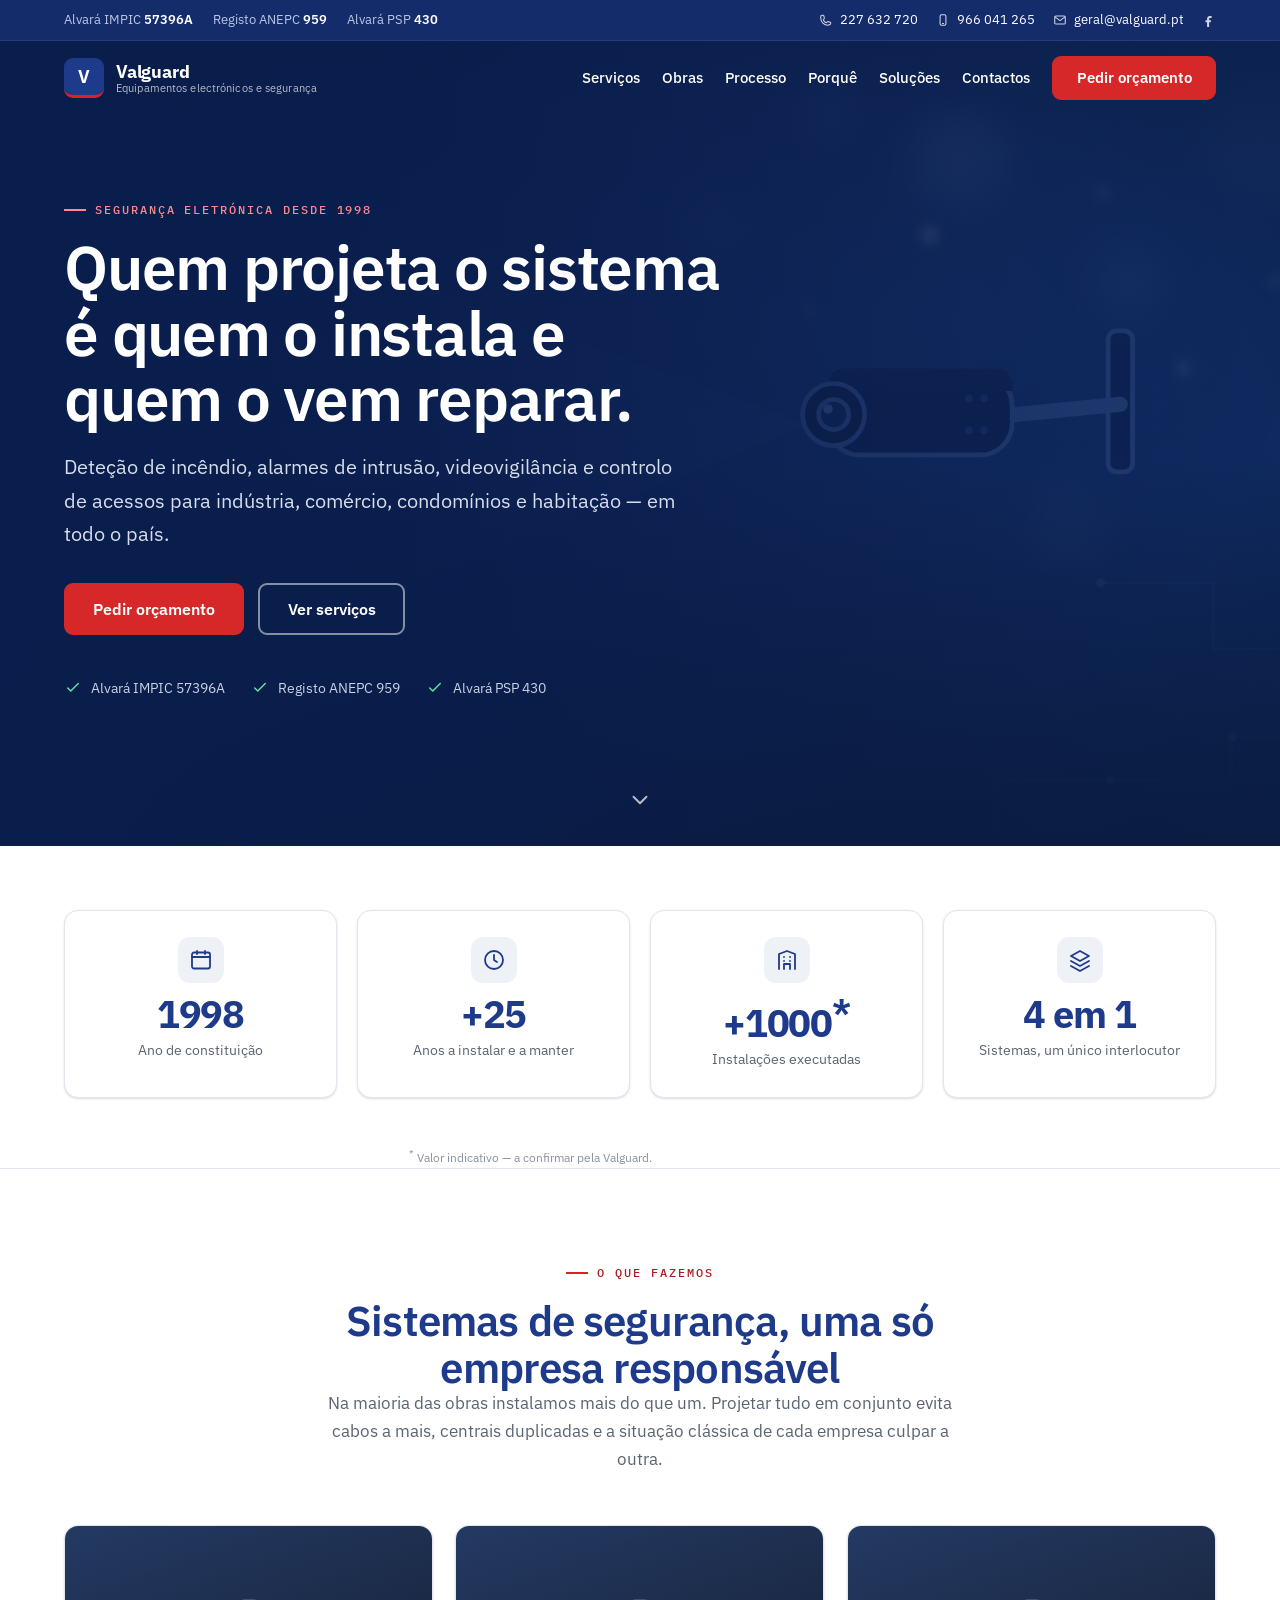
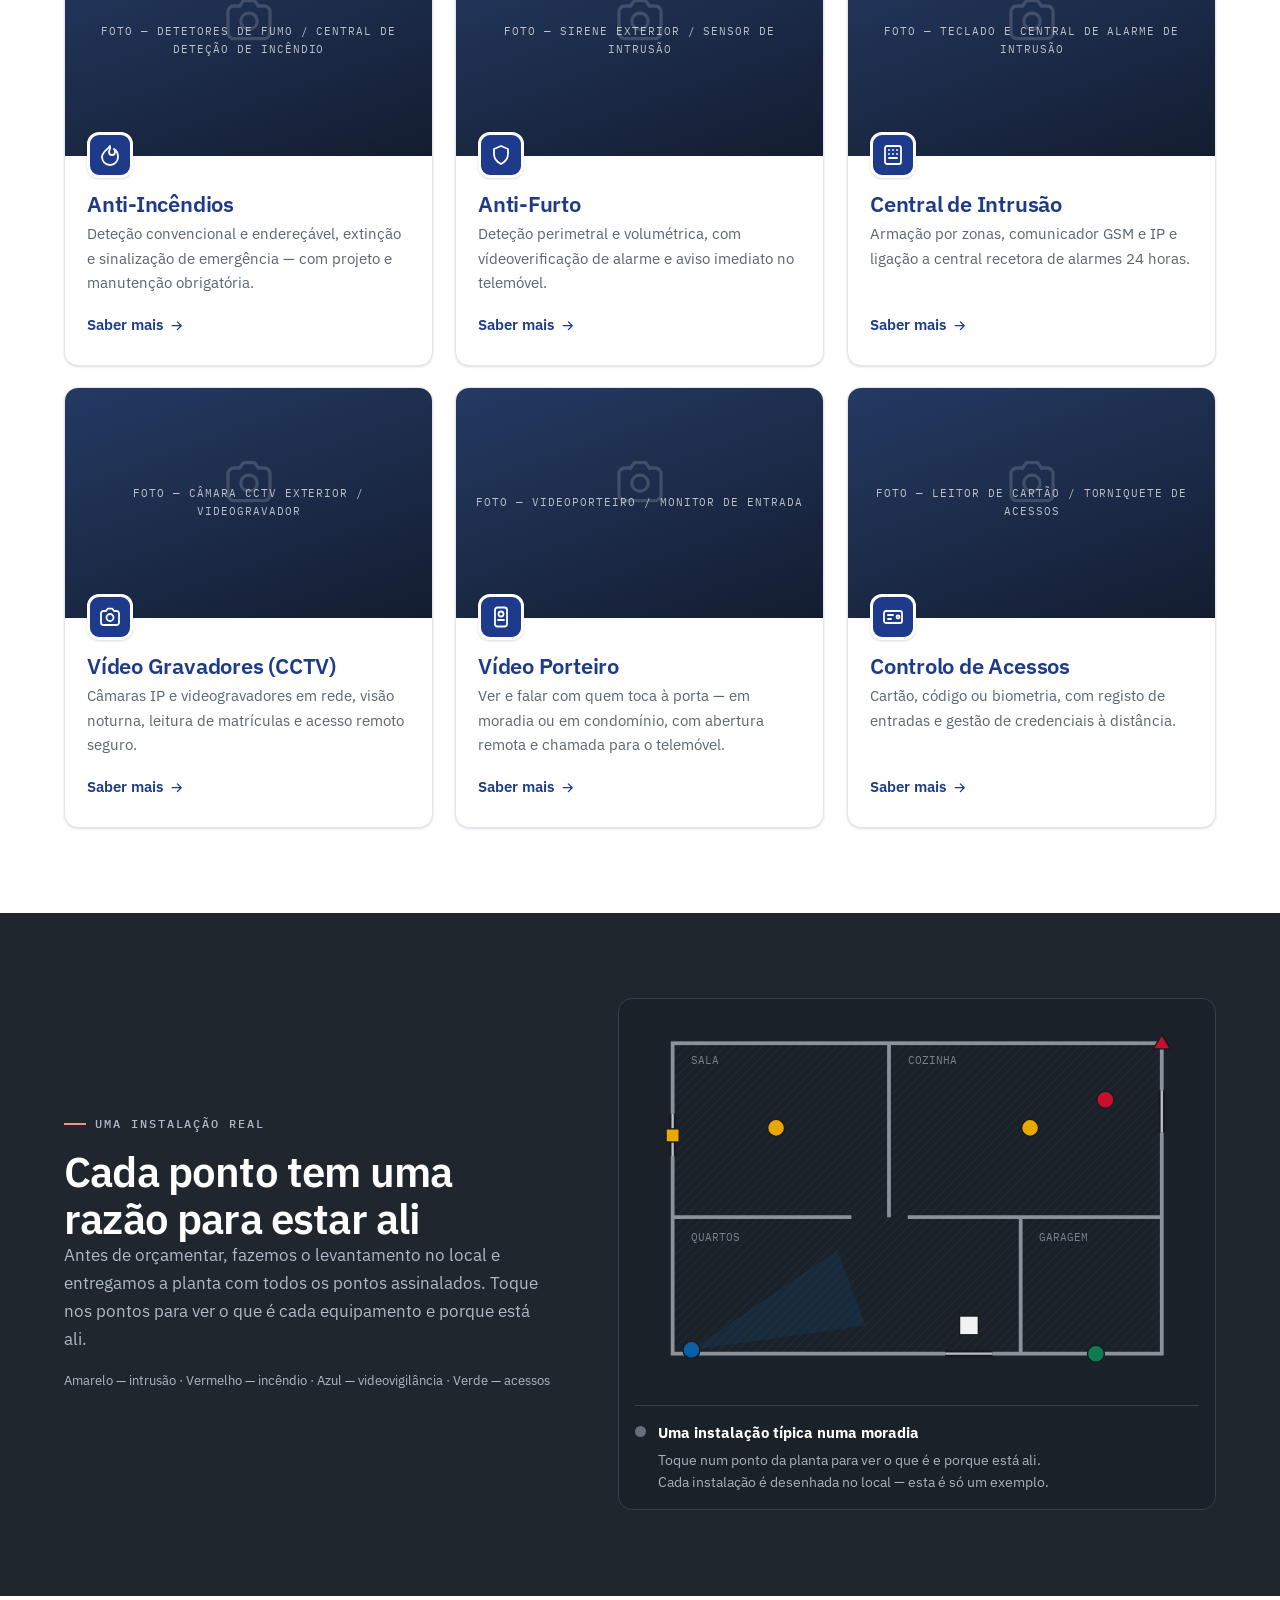
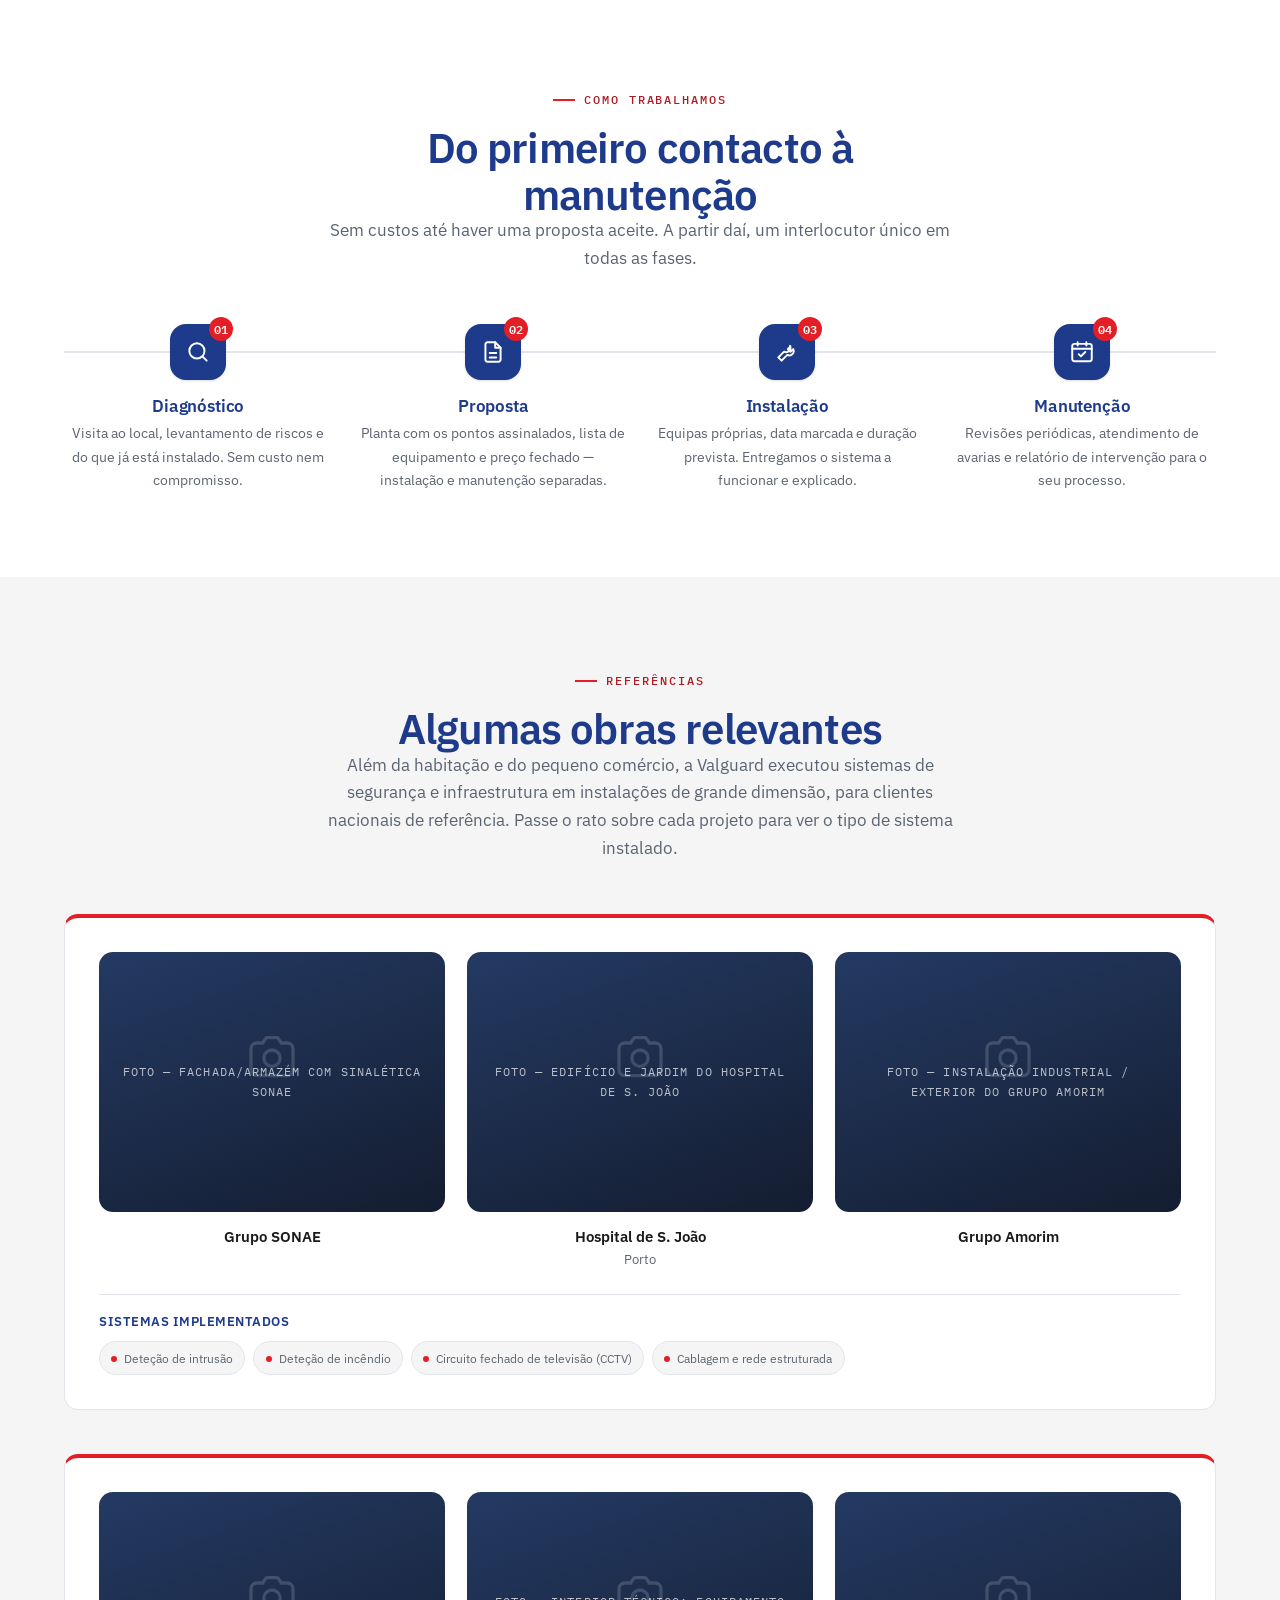
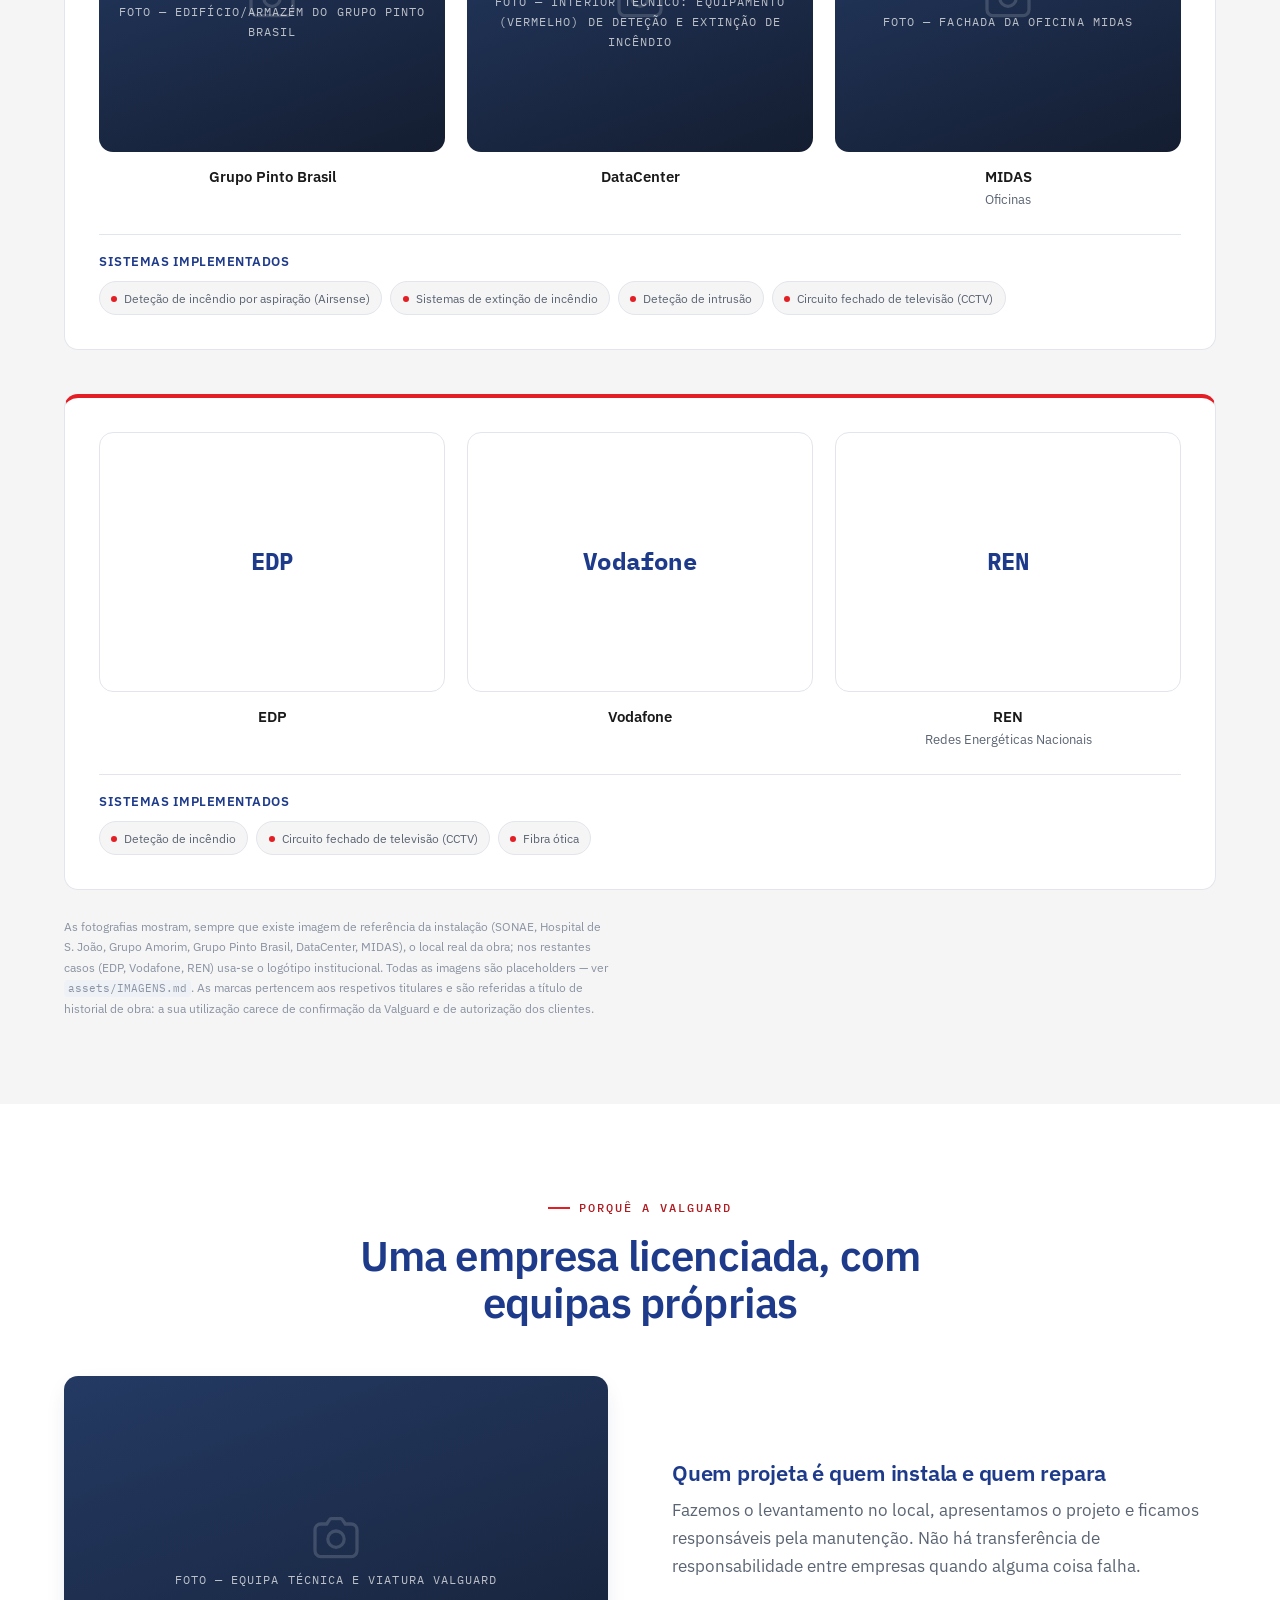
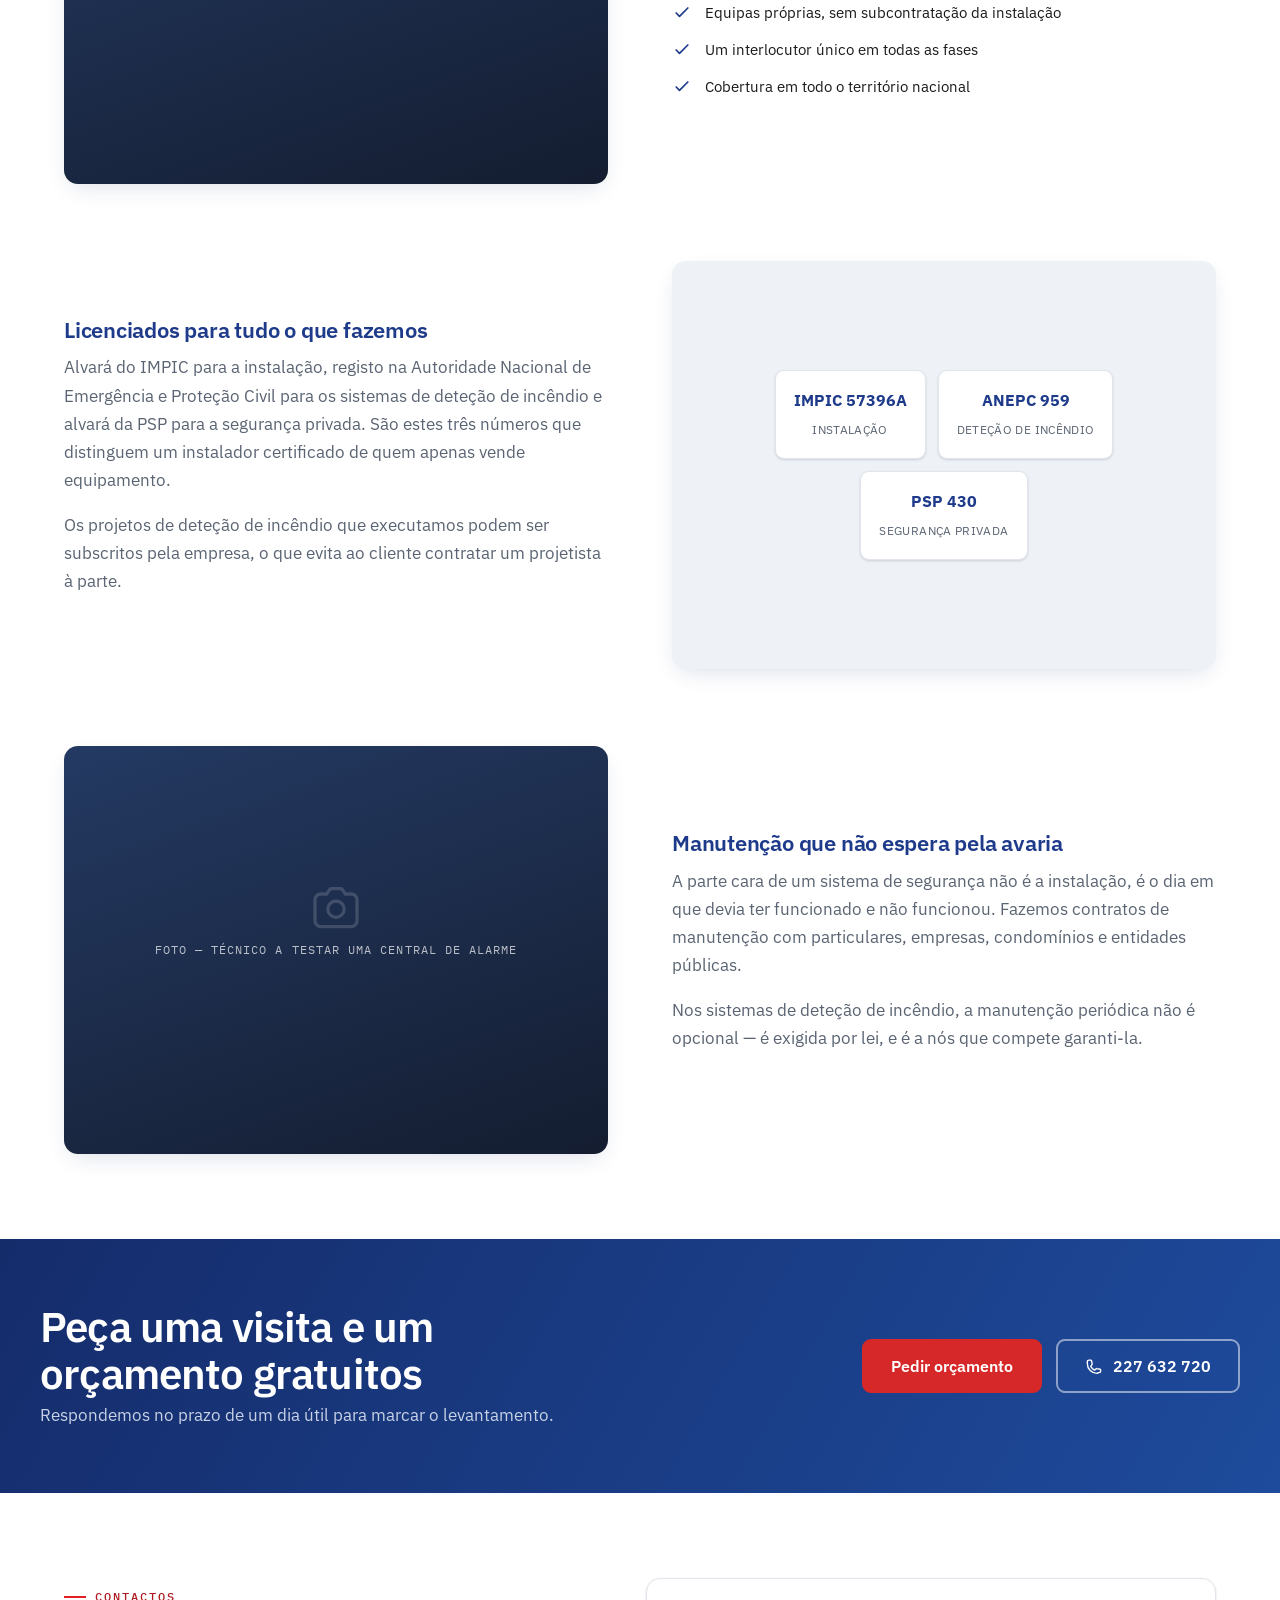
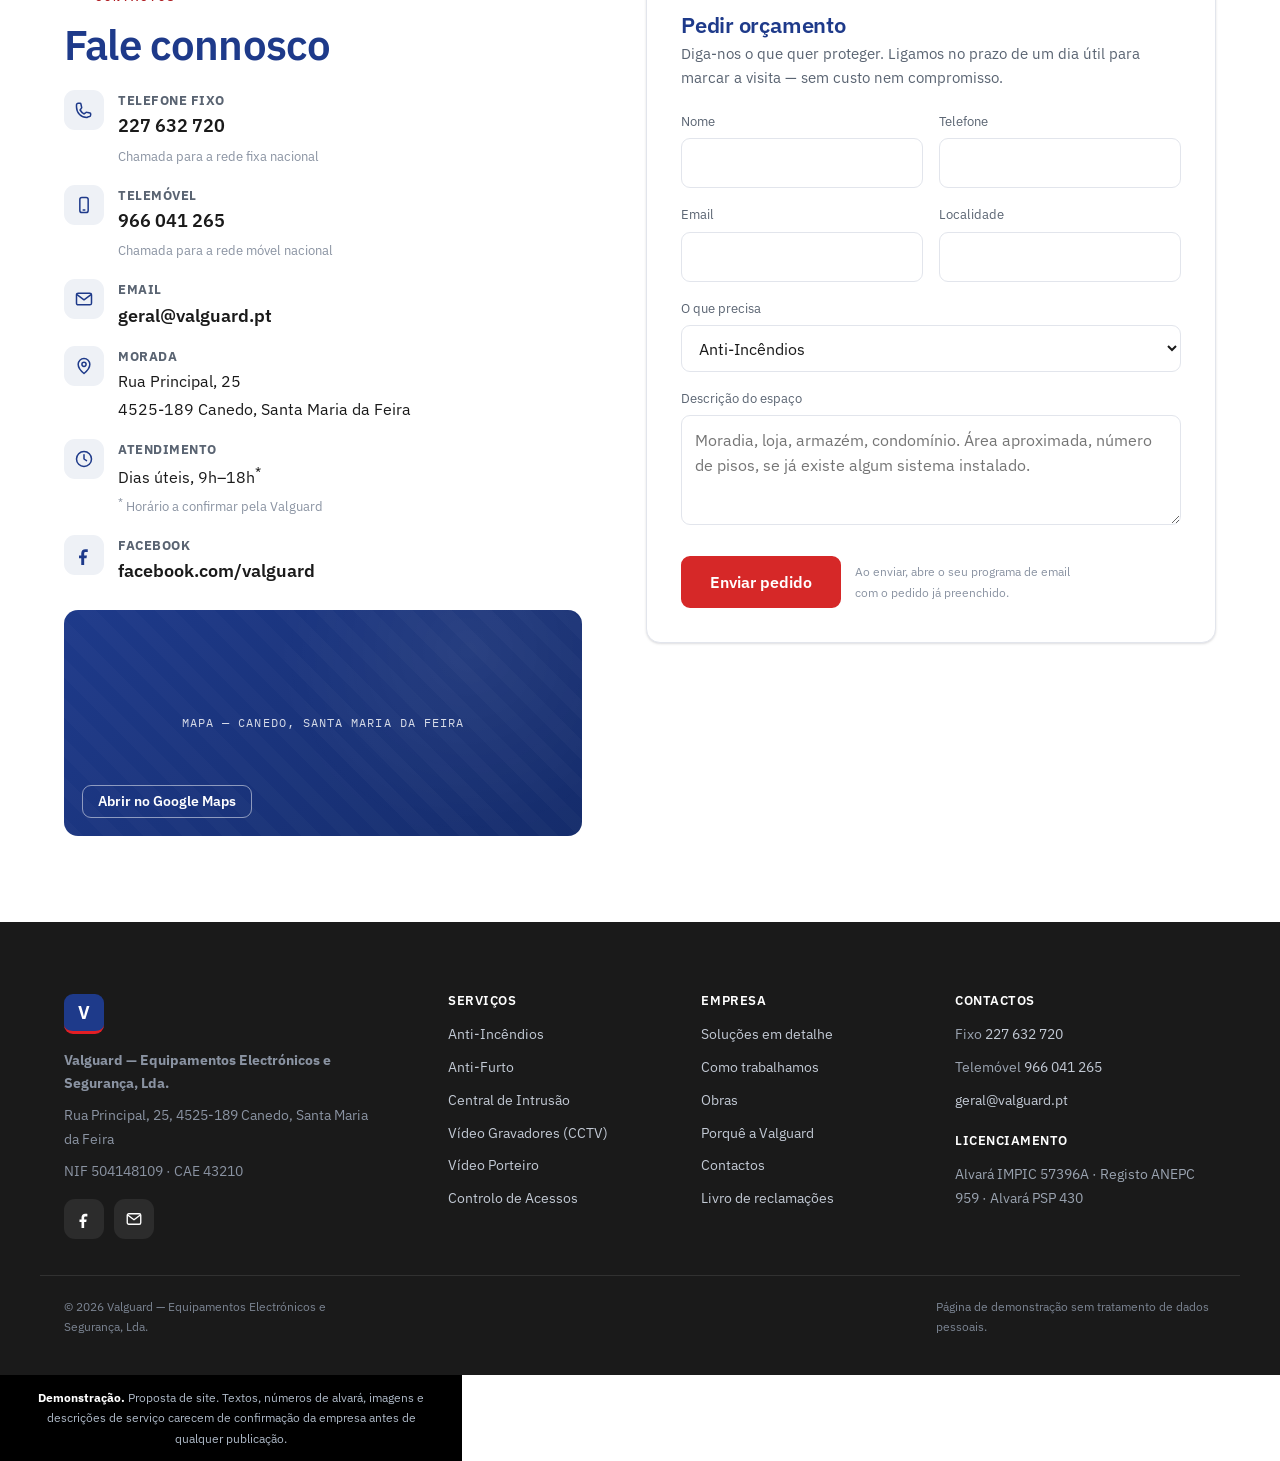
<file: index.html>
<!DOCTYPE html>
<html lang="pt-PT" class="no-js">
<head>
<meta charset="utf-8">
<meta name="viewport" content="width=device-width, initial-scale=1">
<title>Valguard — Sistemas de segurança: incêndio, intrusão, videovigilância e acessos</title>
<meta name="description" content="Instalação e manutenção de sistemas de segurança em todo o país desde 1998: deteção de incêndio, alarmes de intrusão, videovigilância e controlo de acessos. Sede em Canedo, Santa Maria da Feira.">
<link rel="preconnect" href="https://fonts.googleapis.com">
<link rel="preconnect" href="https://fonts.gstatic.com" crossorigin>
<link href="https://fonts.googleapis.com/css2?family=IBM+Plex+Mono:wght@400;500&family=IBM+Plex+Sans:wght@400;500;600;700&display=swap" rel="stylesheet">
<link rel="stylesheet" href="assets/style.css">
<link rel="icon" href="data:image/svg+xml,%3Csvg xmlns='http://www.w3.org/2000/svg' viewBox='0 0 100 100'%3E%3Crect width='100' height='100' rx='18' fill='%231E3A8A'/%3E%3Crect y='82' width='100' height='18' rx='0' fill='%23E31E24'/%3E%3Ctext x='50' y='64' font-family='IBM Plex Sans, Arial, sans-serif' font-size='58' font-weight='700' fill='%23fff' text-anchor='middle'%3EV%3C/text%3E%3C/svg%3E">
</head>
<body class="home">
<a class="skip" href="#conteudo">Saltar para o conteúdo</a>

<header class="siteheader">
  <div class="topbar">
    <div class="wrap topbar__inner">
      <div class="topbar__creds">
        <span>Alvará IMPIC <b>57396A</b></span>
        <span>Registo ANEPC <b>959</b></span>
        <span>Alvará PSP <b>430</b></span>
      </div>
      <div class="topbar__contact">
        <a href="tel:+351227632720"><svg viewBox="0 0 24 24" fill="none" stroke="currentColor" stroke-width="1.8" stroke-linecap="round" stroke-linejoin="round" aria-hidden="true"><path d="M15.5 21C8.6 21 3 15.4 3 8.5V6a2 2 0 0 1 2-2h2.3a1 1 0 0 1 1 .8l.9 4a1 1 0 0 1-.3 1L7.3 12a13 13 0 0 0 4.7 4.7l2.2-1.6a1 1 0 0 1 1-.3l4 .9a1 1 0 0 1 .8 1V18a2 2 0 0 1-2 2h-.5Z"/></svg><span>227 632 720</span></a>
        <a href="tel:+351966041265"><svg viewBox="0 0 24 24" fill="none" stroke="currentColor" stroke-width="1.8" stroke-linecap="round" stroke-linejoin="round" aria-hidden="true"><rect x="7" y="3" width="10" height="18" rx="2.5"/><path d="M11 18h2"/></svg><span>966 041 265</span></a>
        <a href="mailto:geral@valguard.pt" aria-label="Email: geral@valguard.pt"><svg viewBox="0 0 24 24" fill="none" stroke="currentColor" stroke-width="1.8" stroke-linecap="round" stroke-linejoin="round" aria-hidden="true"><rect x="3" y="5" width="18" height="14" rx="2"/><path d="m4 7 8 6 8-6"/></svg><span>geral@valguard.pt</span></a>
        <a class="topbar__fb" href="https://www.facebook.com/" target="_blank" rel="noopener" aria-label="Facebook da Valguard"><svg viewBox="0 0 24 24" fill="currentColor" aria-hidden="true"><path d="M14 8.5h2.5V5.2C16.1 5.15 14.9 5 13.5 5 10.6 5 8.7 6.8 8.7 10v2.6H6v3.4h2.7V24h3.5v-8h2.8l.5-3.4h-3.3V10.3c0-1 .3-1.8 1.8-1.8z"/></svg></a>
      </div>
    </div>
  </div>

  <div class="wrap">
    <div class="nav">
      <div class="nav__inner">
        <a class="brand" href="index.html">
          <span class="brand__mark" aria-hidden="true">V</span>
          <span class="brand__text">Valguard<small>Equipamentos electrónicos e segurança</small></span>
        </a>
        <button class="nav__toggle" type="button" aria-expanded="false" aria-controls="navmenu" aria-label="Abrir menu">
          <span class="nav__toggle-bar"></span>
          <span class="nav__toggle-bar"></span>
          <span class="nav__toggle-bar"></span>
        </button>
        <nav class="nav__menu" id="navmenu" aria-label="Principal">
          <a href="#servicos">Serviços</a>
          <a href="#obras">Obras</a>
          <a href="#processo">Processo</a>
          <a href="#porque">Porquê</a>
          <a href="solucoes.html">Soluções</a>
          <a href="#contactos">Contactos</a>
          <a class="btn btn--primary nav__cta" href="#contactos">Pedir orçamento</a>
        </nav>
      </div>
    </div>
  </div>
</header>

<main id="conteudo">

<!-- ============ HERO ============ -->
<section class="hero">
  <div class="hero__media" role="img" aria-label="Composição gráfica de tema de segurança eletrónica: câmara de videovigilância e luzes desfocadas sobre fundo azul-escuro"></div>
  <div class="hero__overlay" aria-hidden="true"></div>
  <div class="wrap hero__content">
    <p class="eyebrow eyebrow--light">Segurança eletrónica desde 1998</p>
    <h1>Quem projeta o sistema é quem o instala e quem o vem reparar.</h1>
    <p class="hero__sub">Deteção de incêndio, alarmes de intrusão, videovigilância e controlo de acessos
      para indústria, comércio, condomínios e habitação — em todo o país.</p>
    <div class="hero__actions">
      <a class="btn btn--primary btn--lg btn--pulse" href="#contactos">Pedir orçamento</a>
      <a class="btn btn--ghost-light btn--lg" href="#servicos">Ver serviços</a>
    </div>
    <ul class="hero__trust">
      <li><svg viewBox="0 0 24 24" fill="none" stroke="currentColor" stroke-width="2" stroke-linecap="round" stroke-linejoin="round" aria-hidden="true"><path d="m5 12 4 4 10-10"/></svg> Alvará IMPIC 57396A</li>
      <li><svg viewBox="0 0 24 24" fill="none" stroke="currentColor" stroke-width="2" stroke-linecap="round" stroke-linejoin="round" aria-hidden="true"><path d="m5 12 4 4 10-10"/></svg> Registo ANEPC 959</li>
      <li><svg viewBox="0 0 24 24" fill="none" stroke="currentColor" stroke-width="2" stroke-linecap="round" stroke-linejoin="round" aria-hidden="true"><path d="m5 12 4 4 10-10"/></svg> Alvará PSP 430</li>
    </ul>
  </div>
  <a class="hero__scroll" href="#stats" aria-label="Ver mais">
    <svg viewBox="0 0 24 24" fill="none" stroke="currentColor" stroke-width="1.8" stroke-linecap="round" stroke-linejoin="round" aria-hidden="true"><path d="m6 9 6 6 6-6"/></svg>
  </a>
</section>

<!-- ============ ESTATÍSTICAS ============ -->
<section class="stats" id="stats">
  <div class="wrap">
    <div class="stats__grid">
      <article class="stat" data-reveal>
        <span class="stat__icon"><svg viewBox="0 0 24 24" fill="none" stroke="currentColor" stroke-width="1.8" stroke-linecap="round" stroke-linejoin="round" aria-hidden="true"><rect x="3" y="4.5" width="18" height="16" rx="2"/><path d="M3 9h18M8 3v3M16 3v3"/></svg></span>
        <span class="stat__num">1998</span>
        <span class="stat__label">Ano de constituição</span>
      </article>
      <article class="stat" data-reveal>
        <span class="stat__icon"><svg viewBox="0 0 24 24" fill="none" stroke="currentColor" stroke-width="1.8" stroke-linecap="round" stroke-linejoin="round" aria-hidden="true"><circle cx="12" cy="12" r="9"/><path d="M12 7v5l3 2"/></svg></span>
        <span class="stat__num">+25</span>
        <span class="stat__label">Anos a instalar e a manter</span>
      </article>
      <article class="stat" data-reveal>
        <span class="stat__icon"><svg viewBox="0 0 24 24" fill="none" stroke="currentColor" stroke-width="1.8" stroke-linecap="round" stroke-linejoin="round" aria-hidden="true"><path d="M4 21V6l8-3 8 3v15"/><path d="M9 21v-5h6v5M9 9h.01M15 9h.01M9 13h.01M15 13h.01"/></svg></span>
        <span class="stat__num">+1000<sup>*</sup></span>
        <span class="stat__label">Instalações executadas</span>
      </article>
      <article class="stat" data-reveal>
        <span class="stat__icon"><svg viewBox="0 0 24 24" fill="none" stroke="currentColor" stroke-width="1.8" stroke-linecap="round" stroke-linejoin="round" aria-hidden="true"><path d="M12 3 3 8l9 5 9-5-9-5Z"/><path d="m3 13 9 5 9-5M3 18l9 5 9-5"/></svg></span>
        <span class="stat__num">4 em 1</span>
        <span class="stat__label">Sistemas, um único interlocutor</span>
      </article>
    </div>
    <p class="stats__note"><sup>*</sup> Valor indicativo — a confirmar pela Valguard.</p>
  </div>
</section>

<!-- ============ SERVIÇOS ============ -->
<section class="services section" id="servicos">
  <div class="wrap">
    <header class="section__head" data-reveal>
      <p class="eyebrow">O que fazemos</p>
      <h2>Sistemas de segurança, uma só empresa responsável</h2>
      <p class="section__lead">Na maioria das obras instalamos mais do que um. Projetar tudo em conjunto
        evita cabos a mais, centrais duplicadas e a situação clássica de cada empresa culpar a outra.</p>
    </header>

    <div class="services__grid">
      <article class="card-service" data-reveal>
        <div class="card-service__media ph ph--photo" data-label="Foto — detetores de fumo / central de deteção de incêndio"></div>
        <div class="card-service__body">
          <span class="card-service__icon"><svg viewBox="0 0 24 24" fill="none" stroke="currentColor" stroke-width="1.8" stroke-linecap="round" stroke-linejoin="round" aria-hidden="true"><path d="M12 3c1 3-1 4-1 6a3 3 0 0 0 6 0c0-1-.4-2-1-3 2 1 4 4 4 8a8 8 0 1 1-16 0c0-5 5-7 8-11Z"/></svg></span>
          <h3>Anti-Incêndios</h3>
          <p>Deteção convencional e endereçável, extinção e sinalização de emergência — com projeto e manutenção obrigatória.</p>
          <a class="link-arrow" href="solucoes.html#incendio">Saber mais <svg viewBox="0 0 24 24" fill="none" stroke="currentColor" stroke-width="2" stroke-linecap="round" stroke-linejoin="round" aria-hidden="true"><path d="M5 12h14M13 6l6 6-6 6"/></svg></a>
        </div>
        <span class="card-service__accent" aria-hidden="true"></span>
      </article>

      <article class="card-service" data-reveal>
        <div class="card-service__media ph ph--photo" data-label="Foto — sirene exterior / sensor de intrusão"></div>
        <div class="card-service__body">
          <span class="card-service__icon"><svg viewBox="0 0 24 24" fill="none" stroke="currentColor" stroke-width="1.8" stroke-linecap="round" stroke-linejoin="round" aria-hidden="true"><path d="M12 3 5 6v5c0 5 3 8 7 10 4-2 7-5 7-10V6l-7-3Z"/></svg></span>
          <h3>Anti-Furto</h3>
          <p>Deteção perimetral e volumétrica, com vídeoverificação de alarme e aviso imediato no telemóvel.</p>
          <a class="link-arrow" href="solucoes.html#intrusao">Saber mais <svg viewBox="0 0 24 24" fill="none" stroke="currentColor" stroke-width="2" stroke-linecap="round" stroke-linejoin="round" aria-hidden="true"><path d="M5 12h14M13 6l6 6-6 6"/></svg></a>
        </div>
        <span class="card-service__accent" aria-hidden="true"></span>
      </article>

      <article class="card-service" data-reveal>
        <div class="card-service__media ph ph--photo" data-label="Foto — teclado e central de alarme de intrusão"></div>
        <div class="card-service__body">
          <span class="card-service__icon"><svg viewBox="0 0 24 24" fill="none" stroke="currentColor" stroke-width="1.8" stroke-linecap="round" stroke-linejoin="round" aria-hidden="true"><rect x="4" y="3" width="16" height="18" rx="2"/><path d="M8 7h.01M12 7h.01M16 7h.01M8 11h.01M12 11h.01M16 11h.01M8 15h8"/></svg></span>
          <h3>Central de Intrusão</h3>
          <p>Armação por zonas, comunicador GSM e IP e ligação a central recetora de alarmes 24 horas.</p>
          <a class="link-arrow" href="solucoes.html#intrusao">Saber mais <svg viewBox="0 0 24 24" fill="none" stroke="currentColor" stroke-width="2" stroke-linecap="round" stroke-linejoin="round" aria-hidden="true"><path d="M5 12h14M13 6l6 6-6 6"/></svg></a>
        </div>
        <span class="card-service__accent" aria-hidden="true"></span>
      </article>

      <article class="card-service" data-reveal>
        <div class="card-service__media ph ph--photo" data-label="Foto — câmara CCTV exterior / videogravador"></div>
        <div class="card-service__body">
          <span class="card-service__icon"><svg viewBox="0 0 24 24" fill="none" stroke="currentColor" stroke-width="1.8" stroke-linecap="round" stroke-linejoin="round" aria-hidden="true"><path d="M3 8.5A2.5 2.5 0 0 1 5.5 6H8l1.2-1.8A1 1 0 0 1 10 3.7h4a1 1 0 0 1 .8.5L16 6h2.5A2.5 2.5 0 0 1 21 8.5v9A2.5 2.5 0 0 1 18.5 20h-13A2.5 2.5 0 0 1 3 17.5Z"/><circle cx="12" cy="12.5" r="3.5"/></svg></span>
          <h3>Vídeo Gravadores (CCTV)</h3>
          <p>Câmaras IP e videogravadores em rede, visão noturna, leitura de matrículas e acesso remoto seguro.</p>
          <a class="link-arrow" href="solucoes.html#video">Saber mais <svg viewBox="0 0 24 24" fill="none" stroke="currentColor" stroke-width="2" stroke-linecap="round" stroke-linejoin="round" aria-hidden="true"><path d="M5 12h14M13 6l6 6-6 6"/></svg></a>
        </div>
        <span class="card-service__accent" aria-hidden="true"></span>
      </article>

      <article class="card-service" data-reveal>
        <div class="card-service__media ph ph--photo" data-label="Foto — videoporteiro / monitor de entrada"></div>
        <div class="card-service__body">
          <span class="card-service__icon"><svg viewBox="0 0 24 24" fill="none" stroke="currentColor" stroke-width="1.8" stroke-linecap="round" stroke-linejoin="round" aria-hidden="true"><rect x="6" y="2.5" width="12" height="19" rx="2.5"/><circle cx="12" cy="9" r="2.5"/><path d="M9 15h6"/></svg></span>
          <h3>Vídeo Porteiro</h3>
          <p>Ver e falar com quem toca à porta — em moradia ou em condomínio, com abertura remota e chamada para o telemóvel.</p>
          <a class="link-arrow" href="solucoes.html#acessos">Saber mais <svg viewBox="0 0 24 24" fill="none" stroke="currentColor" stroke-width="2" stroke-linecap="round" stroke-linejoin="round" aria-hidden="true"><path d="M5 12h14M13 6l6 6-6 6"/></svg></a>
        </div>
        <span class="card-service__accent" aria-hidden="true"></span>
      </article>

      <article class="card-service" data-reveal>
        <div class="card-service__media ph ph--photo" data-label="Foto — leitor de cartão / torniquete de acessos"></div>
        <div class="card-service__body">
          <span class="card-service__icon"><svg viewBox="0 0 24 24" fill="none" stroke="currentColor" stroke-width="1.8" stroke-linecap="round" stroke-linejoin="round" aria-hidden="true"><rect x="3" y="6" width="18" height="12" rx="2"/><path d="M7 10h5M7 14h3"/><circle cx="17" cy="12" r="1.5"/></svg></span>
          <h3>Controlo de Acessos</h3>
          <p>Cartão, código ou biometria, com registo de entradas e gestão de credenciais à distância.</p>
          <a class="link-arrow" href="solucoes.html#acessos">Saber mais <svg viewBox="0 0 24 24" fill="none" stroke="currentColor" stroke-width="2" stroke-linecap="round" stroke-linejoin="round" aria-hidden="true"><path d="M5 12h14M13 6l6 6-6 6"/></svg></a>
        </div>
        <span class="card-service__accent" aria-hidden="true"></span>
      </article>
    </div>
  </div>
</section>

<!-- ============ PLANTA INTERATIVA ============ -->
<section class="plant section section--dark" id="planta">
  <div class="wrap plant__grid">
    <div class="plant__text" data-reveal>
      <p class="eyebrow eyebrow--light">Uma instalação real</p>
      <h2>Cada ponto tem uma razão para estar ali</h2>
      <p>Antes de orçamentar, fazemos o levantamento no local e entregamos a planta com todos
        os pontos assinalados. Toque nos pontos para ver o que é cada equipamento e porque está ali.</p>
      <p class="plant__legend-hint">Amarelo — intrusão · Vermelho — incêndio · Azul — videovigilância · Verde — acessos</p>
    </div>
    <div class="plant__canvas" data-reveal>
      <div class="planta-caixa">
        <svg viewBox="0 0 600 400" role="img" aria-label="Planta de uma habitação com os pontos de um sistema de segurança assinalados">
          <defs>
            <pattern id="hachura" width="7" height="7" patternTransform="rotate(45)" patternUnits="userSpaceOnUse">
              <line x1="0" y1="0" x2="0" y2="7" stroke="#2E3740" stroke-width="1.4"/>
            </pattern>
          </defs>
          <path d="M60 356 L215 250 L245 330 Z" fill="#0B5FA5" opacity=".16"/>
          <rect x="40" y="30" width="520" height="330" fill="url(#hachura)" opacity=".55"/>
          <rect x="40" y="30" width="520" height="330" fill="none" stroke="#8A939C" stroke-width="4"/>
          <line x1="270" y1="30" x2="270" y2="215" stroke="#8A939C" stroke-width="4"/>
          <line x1="40" y1="215" x2="230" y2="215" stroke="#8A939C" stroke-width="4"/>
          <line x1="290" y1="215" x2="560" y2="215" stroke="#8A939C" stroke-width="4"/>
          <line x1="410" y1="215" x2="410" y2="360" stroke="#8A939C" stroke-width="4"/>
          <line x1="40" y1="105" x2="40" y2="150" stroke="#161B21" stroke-width="7"/>
          <line x1="40" y1="105" x2="40" y2="150" stroke="#B7C0C8" stroke-width="2.5"/>
          <line x1="330" y1="360" x2="380" y2="360" stroke="#161B21" stroke-width="7"/>
          <line x1="330" y1="360" x2="380" y2="360" stroke="#B7C0C8" stroke-width="2.5"/>
          <line x1="560" y1="80" x2="560" y2="125" stroke="#161B21" stroke-width="7"/>
          <line x1="560" y1="80" x2="560" y2="125" stroke="#B7C0C8" stroke-width="2.5"/>
          <g class="mono" fill="#78828C" font-size="12" font-family="IBM Plex Mono, monospace">
            <text x="60" y="52">SALA</text>
            <text x="290" y="52">COZINHA</text>
            <text x="60" y="240">QUARTOS</text>
            <text x="430" y="240">GARAGEM</text>
          </g>
          <g id="pontos">
            <g class="ponto" role="button" tabindex="0" aria-pressed="false"
               data-nome="Detetor de movimento" data-cor="#E9A800"
               data-desc="Infravermelho passivo com imunidade a animais domésticos. Cobre a divisão inteira e liga por rádio ou cabo à central.">
              <circle class="halo" cx="150" cy="120" r="22" fill="#E9A800"/>
              <circle class="base" cx="150" cy="120" r="9" fill="#E9A800" stroke="#161B21" stroke-width="1.5"/>
            </g>
            <g class="ponto" role="button" tabindex="0" aria-pressed="false"
               data-nome="Detetor de movimento" data-cor="#E9A800"
               data-desc="Nas divisões de passagem obrigatória. Se alguém entrar por onde for, tem de passar por um destes.">
              <circle class="halo" cx="420" cy="120" r="22" fill="#E9A800"/>
              <circle class="base" cx="420" cy="120" r="9" fill="#E9A800" stroke="#161B21" stroke-width="1.5"/>
            </g>
            <g class="ponto" role="button" tabindex="0" aria-pressed="false"
               data-nome="Contacto magnético" data-cor="#E9A800"
               data-desc="Colocado em portas e janelas. Deteta a abertura antes de haver alguém lá dentro, o que permite disparar com a casa ocupada.">
              <circle class="halo" cx="40" cy="128" r="20" fill="#E9A800"/>
              <rect class="base" x="33" y="121" width="14" height="14" fill="#E9A800" stroke="#161B21" stroke-width="1.5"/>
            </g>
            <g class="ponto" role="button" tabindex="0" aria-pressed="false"
               data-nome="Detetor de fumo" data-cor="#C8102E"
               data-desc="Ótico, no teto da cozinha e dos corredores. Em edifícios com utilização-tipo definida, a localização e o número seguem o projeto de segurança contra incêndio.">
              <circle class="halo" cx="500" cy="90" r="22" fill="#C8102E"/>
              <circle class="base" cx="500" cy="90" r="9" fill="#C8102E" stroke="#161B21" stroke-width="1.5"/>
            </g>
            <g class="ponto" role="button" tabindex="0" aria-pressed="false"
               data-nome="Sirene exterior autoalimentada" data-cor="#C8102E"
               data-desc="Com bateria própria e proteção contra sabotagem. Continua a tocar se cortarem a corrente ou o cabo.">
              <circle class="halo" cx="560" cy="30" r="22" fill="#C8102E"/>
              <path class="base" d="M560 21 l9 15 h-18 z" fill="#C8102E" stroke="#161B21" stroke-width="1.5"/>
            </g>
            <g class="ponto" role="button" tabindex="0" aria-pressed="false"
               data-nome="Central e teclado" data-cor="#F1F3F2"
               data-desc="O cérebro do sistema, junto à entrada. Comunica por GSM e IP com a central recetora de alarmes e com a aplicação no telemóvel.">
              <circle class="halo" cx="355" cy="330" r="22" fill="#F1F3F2"/>
              <rect class="base" x="345" y="320" width="20" height="20" fill="#F1F3F2" stroke="#161B21" stroke-width="1.5"/>
            </g>
            <g class="ponto" role="button" tabindex="0" aria-pressed="false"
               data-nome="Câmara exterior" data-cor="#0B5FA5"
               data-desc="Visão noturna e gravação contínua no videogravador. O ângulo de cobertura é definido no levantamento para não apanhar espaço público nem casas vizinhas.">
              <circle class="halo" cx="60" cy="356" r="22" fill="#0B5FA5"/>
              <circle class="base" cx="60" cy="356" r="9" fill="#0B5FA5" stroke="#161B21" stroke-width="1.5"/>
            </g>
            <g class="ponto" role="button" tabindex="0" aria-pressed="false"
               data-nome="Controlo de acessos" data-cor="#0F7B4F"
               data-desc="Leitor de cartão ou código no portão e na porta da garagem. Regista quem entrou e a que horas, e permite retirar um acesso sem trocar fechaduras.">
              <circle class="halo" cx="490" cy="360" r="22" fill="#0F7B4F"/>
              <circle class="base" cx="490" cy="360" r="9" fill="#0F7B4F" stroke="#161B21" stroke-width="1.5"/>
            </g>
          </g>
        </svg>
        <div class="legenda-planta" id="legenda" role="status">
          <span class="pastilha" id="leg-cor"></span>
          <div>
            <strong id="leg-nome">Uma instalação típica numa moradia</strong>
            <p id="leg-desc">Toque num ponto da planta para ver o que é e porque está ali. Cada instalação é desenhada no local — esta é só um exemplo.</p>
          </div>
        </div>
      </div>
    </div>
  </div>
</section>

<!-- ============ COMO TRABALHAMOS ============ -->
<section class="process section" id="processo">
  <div class="wrap">
    <header class="section__head" data-reveal>
      <p class="eyebrow">Como trabalhamos</p>
      <h2>Do primeiro contacto à manutenção</h2>
      <p class="section__lead">Sem custos até haver uma proposta aceite. A partir daí, um interlocutor único
        em todas as fases.</p>
    </header>

    <ol class="timeline">
      <li class="timeline__step" data-reveal>
        <span class="timeline__marker"><svg viewBox="0 0 24 24" fill="none" stroke="currentColor" stroke-width="1.8" stroke-linecap="round" stroke-linejoin="round" aria-hidden="true"><circle cx="11" cy="11" r="7"/><path d="m20 20-3.5-3.5"/></svg><b>01</b></span>
        <h3>Diagnóstico</h3>
        <p>Visita ao local, levantamento de riscos e do que já está instalado. Sem custo nem compromisso.</p>
      </li>
      <li class="timeline__step" data-reveal>
        <span class="timeline__marker"><svg viewBox="0 0 24 24" fill="none" stroke="currentColor" stroke-width="1.8" stroke-linecap="round" stroke-linejoin="round" aria-hidden="true"><path d="M14 3H7a2 2 0 0 0-2 2v14a2 2 0 0 0 2 2h10a2 2 0 0 0 2-2V8Z"/><path d="M14 3v5h5M9 13h6M9 17h6"/></svg><b>02</b></span>
        <h3>Proposta</h3>
        <p>Planta com os pontos assinalados, lista de equipamento e preço fechado — instalação e manutenção separadas.</p>
      </li>
      <li class="timeline__step" data-reveal>
        <span class="timeline__marker"><svg viewBox="0 0 24 24" fill="none" stroke="currentColor" stroke-width="1.8" stroke-linecap="round" stroke-linejoin="round" aria-hidden="true"><path d="M14.7 6.3a4 4 0 0 1-5.4 5.4L4 17l3 3 5.3-5.3a4 4 0 0 0 5.4-5.4l-2.5 2.5-2.5-2.5 2.5-2.5Z"/></svg><b>03</b></span>
        <h3>Instalação</h3>
        <p>Equipas próprias, data marcada e duração prevista. Entregamos o sistema a funcionar e explicado.</p>
      </li>
      <li class="timeline__step" data-reveal>
        <span class="timeline__marker"><svg viewBox="0 0 24 24" fill="none" stroke="currentColor" stroke-width="1.8" stroke-linecap="round" stroke-linejoin="round" aria-hidden="true"><rect x="3" y="4.5" width="18" height="16" rx="2"/><path d="M3 9h18M8 3v3M16 3v3M9 14l2 2 4-4"/></svg><b>04</b></span>
        <h3>Manutenção</h3>
        <p>Revisões periódicas, atendimento de avarias e relatório de intervenção para o seu processo.</p>
      </li>
    </ol>
  </div>
</section>

<!-- ============ OBRAS / CLIENTES ============ -->
<section class="works section section--muted" id="obras">
  <div class="wrap">
    <header class="section__head" data-reveal>
      <p class="eyebrow">Referências</p>
      <h2>Algumas obras relevantes</h2>
      <p class="section__lead">Além da habitação e do pequeno comércio, a Valguard executou sistemas de segurança
        e infraestrutura em instalações de grande dimensão, para clientes nacionais de referência.
        Passe o rato sobre cada projeto para ver o tipo de sistema instalado.</p>
    </header>

    <div class="works__blocks">
      <article class="work-block" data-reveal>
        <div class="work-block__clients">
          <figure class="obra-cliente">
            <div class="obra-cliente__media ph ph--photo" data-label="Foto — fachada/armazém com sinalética SONAE">
              <span class="obra-cliente__overlay">
                <svg viewBox="0 0 24 24" fill="none" stroke="currentColor" stroke-width="1.7" stroke-linecap="round" stroke-linejoin="round" aria-hidden="true"><path d="M3 8.5A2.5 2.5 0 0 1 5.5 6H8l1.2-1.8A1 1 0 0 1 10 3.7h4a1 1 0 0 1 .8.5L16 6h2.5A2.5 2.5 0 0 1 21 8.5v9A2.5 2.5 0 0 1 18.5 20h-13A2.5 2.5 0 0 1 3 17.5Z"/><circle cx="12" cy="12.5" r="3.5"/></svg>
                <span>Circuito fechado de televisão</span>
              </span>
            </div>
            <figcaption>Grupo SONAE</figcaption>
          </figure>
          <figure class="obra-cliente">
            <div class="obra-cliente__media ph ph--photo" data-label="Foto — edifício e jardim do Hospital de S. João">
              <span class="obra-cliente__overlay">
                <svg viewBox="0 0 24 24" fill="none" stroke="currentColor" stroke-width="1.7" stroke-linecap="round" stroke-linejoin="round" aria-hidden="true"><path d="M12 3c1 3-1 4-1 6a3 3 0 0 0 6 0c0-1-.4-2-1-3 2 1 4 4 4 8a8 8 0 1 1-16 0c0-5 5-7 8-11Z"/></svg>
                <span>Deteção de incêndio</span>
              </span>
            </div>
            <figcaption>Hospital de S. João<small>Porto</small></figcaption>
          </figure>
          <figure class="obra-cliente">
            <div class="obra-cliente__media ph ph--photo" data-label="Foto — instalação industrial / exterior do Grupo Amorim">
              <span class="obra-cliente__overlay">
                <svg viewBox="0 0 24 24" fill="none" stroke="currentColor" stroke-width="1.7" stroke-linecap="round" stroke-linejoin="round" aria-hidden="true"><circle cx="6" cy="6" r="2.4"/><circle cx="18" cy="6" r="2.4"/><circle cx="12" cy="18" r="2.4"/><path d="M6 8.4v2.1a2 2 0 0 0 2 2h8a2 2 0 0 0 2-2V8.4M12 12.5v3.1"/></svg>
                <span>Cablagem e rede estruturada</span>
              </span>
            </div>
            <figcaption>Grupo Amorim</figcaption>
          </figure>
        </div>
        <div class="work-block__systems">
          <h4>Sistemas implementados</h4>
          <ul class="tags">
            <li>Deteção de intrusão</li>
            <li>Deteção de incêndio</li>
            <li>Circuito fechado de televisão (CCTV)</li>
            <li>Cablagem e rede estruturada</li>
          </ul>
        </div>
      </article>

      <article class="work-block" data-reveal>
        <div class="work-block__clients">
          <figure class="obra-cliente">
            <div class="obra-cliente__media ph ph--photo" data-label="Foto — edifício/armazém do Grupo Pinto Brasil">
              <span class="obra-cliente__overlay">
                <svg viewBox="0 0 24 24" fill="none" stroke="currentColor" stroke-width="1.7" stroke-linecap="round" stroke-linejoin="round" aria-hidden="true"><path d="M12 3c1 3-1 4-1 6a3 3 0 0 0 6 0c0-1-.4-2-1-3 2 1 4 4 4 8a8 8 0 1 1-16 0c0-5 5-7 8-11Z"/></svg>
                <span>Deteção de incêndio por aspiração</span>
              </span>
            </div>
            <figcaption>Grupo Pinto Brasil</figcaption>
          </figure>
          <figure class="obra-cliente">
            <div class="obra-cliente__media ph ph--photo" data-label="Foto — interior técnico: equipamento (vermelho) de deteção e extinção de incêndio">
              <span class="obra-cliente__overlay">
                <svg viewBox="0 0 24 24" fill="none" stroke="currentColor" stroke-width="1.7" stroke-linecap="round" stroke-linejoin="round" aria-hidden="true"><path d="M12 3s6 6.5 6 11a6 6 0 0 1-12 0c0-4.5 6-11 6-11Z"/></svg>
                <span>Extinção de incêndio</span>
              </span>
            </div>
            <figcaption>DataCenter</figcaption>
          </figure>
          <figure class="obra-cliente">
            <div class="obra-cliente__media ph ph--photo" data-label="Foto — fachada da oficina MIDAS">
              <span class="obra-cliente__overlay">
                <svg viewBox="0 0 24 24" fill="none" stroke="currentColor" stroke-width="1.7" stroke-linecap="round" stroke-linejoin="round" aria-hidden="true"><path d="M3 8.5A2.5 2.5 0 0 1 5.5 6H8l1.2-1.8A1 1 0 0 1 10 3.7h4a1 1 0 0 1 .8.5L16 6h2.5A2.5 2.5 0 0 1 21 8.5v9A2.5 2.5 0 0 1 18.5 20h-13A2.5 2.5 0 0 1 3 17.5Z"/><circle cx="12" cy="12.5" r="3.5"/></svg>
                <span>Circuito fechado de televisão</span>
              </span>
            </div>
            <figcaption>MIDAS<small>Oficinas</small></figcaption>
          </figure>
        </div>
        <div class="work-block__systems">
          <h4>Sistemas implementados</h4>
          <ul class="tags">
            <li>Deteção de incêndio por aspiração (Airsense)</li>
            <li>Sistemas de extinção de incêndio</li>
            <li>Deteção de intrusão</li>
            <li>Circuito fechado de televisão (CCTV)</li>
          </ul>
        </div>
      </article>

      <article class="work-block" data-reveal>
        <div class="work-block__clients">
          <figure class="obra-cliente">
            <div class="obra-cliente__media ph ph--logo" data-label="EDP">
              <span class="obra-cliente__overlay">
                <svg viewBox="0 0 24 24" fill="none" stroke="currentColor" stroke-width="1.7" stroke-linecap="round" stroke-linejoin="round" aria-hidden="true"><path d="M12 3c1 3-1 4-1 6a3 3 0 0 0 6 0c0-1-.4-2-1-3 2 1 4 4 4 8a8 8 0 1 1-16 0c0-5 5-7 8-11Z"/></svg>
                <span>Deteção de incêndio</span>
              </span>
            </div>
            <figcaption>EDP</figcaption>
          </figure>
          <figure class="obra-cliente">
            <div class="obra-cliente__media ph ph--logo" data-label="Vodafone">
              <span class="obra-cliente__overlay">
                <svg viewBox="0 0 24 24" fill="none" stroke="currentColor" stroke-width="1.7" stroke-linecap="round" stroke-linejoin="round" aria-hidden="true"><path d="M3 8.5A2.5 2.5 0 0 1 5.5 6H8l1.2-1.8A1 1 0 0 1 10 3.7h4a1 1 0 0 1 .8.5L16 6h2.5A2.5 2.5 0 0 1 21 8.5v9A2.5 2.5 0 0 1 18.5 20h-13A2.5 2.5 0 0 1 3 17.5Z"/><circle cx="12" cy="12.5" r="3.5"/></svg>
                <span>Circuito fechado de televisão</span>
              </span>
            </div>
            <figcaption>Vodafone</figcaption>
          </figure>
          <figure class="obra-cliente">
            <div class="obra-cliente__media ph ph--logo" data-label="REN">
              <span class="obra-cliente__overlay">
                <svg viewBox="0 0 24 24" fill="none" stroke="currentColor" stroke-width="1.7" stroke-linecap="round" stroke-linejoin="round" aria-hidden="true"><path d="M4 7h5a4 4 0 0 1 4 4v2a4 4 0 0 0 4 4h3"/><circle cx="4" cy="7" r="1.6"/><circle cx="20" cy="17" r="1.6"/></svg>
                <span>Fibra ótica</span>
              </span>
            </div>
            <figcaption>REN<small>Redes Energéticas Nacionais</small></figcaption>
          </figure>
        </div>
        <div class="work-block__systems">
          <h4>Sistemas implementados</h4>
          <ul class="tags">
            <li>Deteção de incêndio</li>
            <li>Circuito fechado de televisão (CCTV)</li>
            <li>Fibra ótica</li>
          </ul>
        </div>
      </article>
    </div>

    <p class="works__note">As fotografias mostram, sempre que existe imagem de referência da instalação
      (SONAE, Hospital de S. João, Grupo Amorim, Grupo Pinto Brasil, DataCenter, MIDAS), o local real
      da obra; nos restantes casos (EDP, Vodafone, REN) usa-se o logótipo institucional. Todas as
      imagens são placeholders — ver <code>assets/IMAGENS.md</code>. As marcas pertencem aos respetivos
      titulares e são referidas a título de historial de obra: a sua utilização carece de confirmação
      da Valguard e de autorização dos clientes.</p>
  </div>
</section>

<!-- ============ PORQUÊ A VALGUARD ============ -->
<section class="why section" id="porque">
  <div class="wrap">
    <header class="section__head" data-reveal>
      <p class="eyebrow">Porquê a Valguard</p>
      <h2>Uma empresa licenciada, com equipas próprias</h2>
    </header>

    <div class="why__rows">
      <div class="split" data-reveal>
        <div class="split__media ph ph--photo" data-label="Foto — equipa técnica e viatura Valguard"></div>
        <div class="split__text">
          <h3>Quem projeta é quem instala e quem repara</h3>
          <p>Fazemos o levantamento no local, apresentamos o projeto e ficamos responsáveis pela
            manutenção. Não há transferência de responsabilidade entre empresas quando alguma coisa falha.</p>
          <ul class="ticks">
            <li><svg viewBox="0 0 24 24" fill="none" stroke="currentColor" stroke-width="2" stroke-linecap="round" stroke-linejoin="round" aria-hidden="true"><path d="m5 12 4 4 10-10"/></svg> Equipas próprias, sem subcontratação da instalação</li>
            <li><svg viewBox="0 0 24 24" fill="none" stroke="currentColor" stroke-width="2" stroke-linecap="round" stroke-linejoin="round" aria-hidden="true"><path d="m5 12 4 4 10-10"/></svg> Um interlocutor único em todas as fases</li>
            <li><svg viewBox="0 0 24 24" fill="none" stroke="currentColor" stroke-width="2" stroke-linecap="round" stroke-linejoin="round" aria-hidden="true"><path d="m5 12 4 4 10-10"/></svg> Cobertura em todo o território nacional</li>
          </ul>
        </div>
      </div>

      <div class="split split--rev" data-reveal>
        <div class="badges split__media" role="img" aria-label="Credenciais: Alvará IMPIC, Registo ANEPC e Alvará PSP">
          <span class="badge"><b>IMPIC 57396A</b><span>Instalação</span></span>
          <span class="badge"><b>ANEPC 959</b><span>Deteção de incêndio</span></span>
          <span class="badge"><b>PSP 430</b><span>Segurança privada</span></span>
        </div>
        <div class="split__text">
          <h3>Licenciados para tudo o que fazemos</h3>
          <p>Alvará do IMPIC para a instalação, registo na Autoridade Nacional de Emergência e Proteção
            Civil para os sistemas de deteção de incêndio e alvará da PSP para a segurança privada.
            São estes três números que distinguem um instalador certificado de quem apenas vende equipamento.</p>
          <p>Os projetos de deteção de incêndio que executamos podem ser subscritos pela empresa,
            o que evita ao cliente contratar um projetista à parte.</p>
        </div>
      </div>

      <div class="split" data-reveal>
        <div class="split__media ph ph--photo" data-label="Foto — técnico a testar uma central de alarme"></div>
        <div class="split__text">
          <h3>Manutenção que não espera pela avaria</h3>
          <p>A parte cara de um sistema de segurança não é a instalação, é o dia em que devia ter
            funcionado e não funcionou. Fazemos contratos de manutenção com particulares, empresas,
            condomínios e entidades públicas.</p>
          <p>Nos sistemas de deteção de incêndio, a manutenção periódica não é opcional — é exigida
            por lei, e é a nós que compete garanti-la.</p>
        </div>
      </div>
    </div>
  </div>
</section>

<!-- ============ FAIXA CTA ============ -->
<section class="ctaband">
  <div class="wrap ctaband__inner" data-reveal>
    <div>
      <h2>Peça uma visita e um orçamento gratuitos</h2>
      <p>Respondemos no prazo de um dia útil para marcar o levantamento.</p>
    </div>
    <div class="ctaband__actions">
      <a class="btn btn--primary btn--lg btn--pulse" href="#contactos">Pedir orçamento</a>
      <a class="btn btn--ghost-light btn--lg" href="tel:+351227632720">
        <svg viewBox="0 0 24 24" fill="none" stroke="currentColor" stroke-width="1.8" stroke-linecap="round" stroke-linejoin="round" aria-hidden="true"><path d="M15.5 21C8.6 21 3 15.4 3 8.5V6a2 2 0 0 1 2-2h2.3a1 1 0 0 1 1 .8l.9 4a1 1 0 0 1-.3 1L7.3 12a13 13 0 0 0 4.7 4.7l2.2-1.6a1 1 0 0 1 1-.3l4 .9a1 1 0 0 1 .8 1V18a2 2 0 0 1-2 2h-.5Z"/></svg>
        227 632 720
      </a>
    </div>
  </div>
</section>

<!-- ============ CONTACTOS ============ -->
<section class="contact section" id="contactos">
  <div class="wrap contact__grid">
    <div class="contact__info" data-reveal>
      <p class="eyebrow">Contactos</p>
      <h2>Fale connosco</h2>
      <ul class="contact__list">
        <li>
          <span class="ico"><svg viewBox="0 0 24 24" fill="none" stroke="currentColor" stroke-width="1.8" stroke-linecap="round" stroke-linejoin="round" aria-hidden="true"><path d="M15.5 21C8.6 21 3 15.4 3 8.5V6a2 2 0 0 1 2-2h2.3a1 1 0 0 1 1 .8l.9 4a1 1 0 0 1-.3 1L7.3 12a13 13 0 0 0 4.7 4.7l2.2-1.6a1 1 0 0 1 1-.3l4 .9a1 1 0 0 1 .8 1V18a2 2 0 0 1-2 2h-.5Z"/></svg></span>
          <div><b>Telefone fixo</b><a href="tel:+351227632720">227 632 720</a><br><small>Chamada para a rede fixa nacional</small></div>
        </li>
        <li>
          <span class="ico"><svg viewBox="0 0 24 24" fill="none" stroke="currentColor" stroke-width="1.8" stroke-linecap="round" stroke-linejoin="round" aria-hidden="true"><rect x="7" y="3" width="10" height="18" rx="2.5"/><path d="M11 18h2"/></svg></span>
          <div><b>Telemóvel</b><a href="tel:+351966041265">966 041 265</a><br><small>Chamada para a rede móvel nacional</small></div>
        </li>
        <li>
          <span class="ico"><svg viewBox="0 0 24 24" fill="none" stroke="currentColor" stroke-width="1.8" stroke-linecap="round" stroke-linejoin="round" aria-hidden="true"><rect x="3" y="5" width="18" height="14" rx="2"/><path d="m4 7 8 6 8-6"/></svg></span>
          <div><b>Email</b><a href="mailto:geral@valguard.pt">geral@valguard.pt</a></div>
        </li>
        <li>
          <span class="ico"><svg viewBox="0 0 24 24" fill="none" stroke="currentColor" stroke-width="1.8" stroke-linecap="round" stroke-linejoin="round" aria-hidden="true"><path d="M12 21s7-5.5 7-11a7 7 0 0 0-14 0c0 5.5 7 11 7 11Z"/><circle cx="12" cy="10" r="2.5"/></svg></span>
          <div><b>Morada</b><span style="font-size:1.02rem">Rua Principal, 25<br>4525-189 Canedo, Santa Maria da Feira</span></div>
        </li>
        <li>
          <span class="ico"><svg viewBox="0 0 24 24" fill="none" stroke="currentColor" stroke-width="1.8" stroke-linecap="round" stroke-linejoin="round" aria-hidden="true"><circle cx="12" cy="12" r="9"/><path d="M12 7v5l3 2"/></svg></span>
          <div><b>Atendimento</b><span style="font-size:1.02rem">Dias úteis, 9h–18h<sup>*</sup></span><br><small><sup>*</sup> Horário a confirmar pela Valguard</small></div>
        </li>
        <li>
          <span class="ico"><svg viewBox="0 0 24 24" fill="currentColor" aria-hidden="true"><path d="M14 8.5h2.5V5.2C16.1 5.15 14.9 5 13.5 5 10.6 5 8.7 6.8 8.7 10v2.6H6v3.4h2.7V24h3.5v-8h2.8l.5-3.4h-3.3V10.3c0-1 .3-1.8 1.8-1.8z"/></svg></span>
          <div><b>Facebook</b><a href="https://www.facebook.com/" target="_blank" rel="noopener">facebook.com/valguard</a></div>
        </li>
      </ul>
      <div class="contact__map ph" data-label="Mapa — Canedo, Santa Maria da Feira">
        <a class="btn btn--ghost-light btn--sm" href="https://www.google.com/maps/search/?api=1&query=Canedo%2C%20Santa%20Maria%20da%20Feira" target="_blank" rel="noopener">Abrir no Google Maps</a>
      </div>
    </div>

    <form class="contact__form" id="form" data-reveal>
      <h3>Pedir orçamento</h3>
      <p>Diga-nos o que quer proteger. Ligamos no prazo de um dia útil para marcar a visita —
        sem custo nem compromisso.</p>
      <div class="campos">
        <div>
          <label for="f-nome">Nome</label>
          <input id="f-nome" type="text" autocomplete="name">
        </div>
        <div>
          <label for="f-tel">Telefone</label>
          <input id="f-tel" type="tel" autocomplete="tel">
        </div>
        <div>
          <label for="f-email">Email</label>
          <input id="f-email" type="email" autocomplete="email">
        </div>
        <div>
          <label for="f-local">Localidade</label>
          <input id="f-local" type="text" autocomplete="address-level2">
        </div>
        <div class="campo-largo">
          <label for="f-servico">O que precisa</label>
          <select id="f-servico">
            <option>Anti-Incêndios</option>
            <option>Anti-Furto / Central de Intrusão</option>
            <option>Vídeo Gravadores (CCTV)</option>
            <option>Vídeo Porteiro</option>
            <option>Controlo de acessos</option>
            <option>Mais do que um sistema</option>
            <option>Manutenção de um sistema já instalado</option>
          </select>
        </div>
        <div class="campo-largo">
          <label for="f-msg">Descrição do espaço</label>
          <textarea id="f-msg" placeholder="Moradia, loja, armazém, condomínio. Área aproximada, número de pisos, se já existe algum sistema instalado."></textarea>
        </div>
      </div>
      <div class="rodape">
        <button class="btn btn--primary btn--lg" type="button" id="enviar">Enviar pedido</button>
        <span class="nota">Ao enviar, abre o seu programa de email com o pedido já preenchido.</span>
      </div>
    </form>
  </div>
</section>
</main>

<footer class="footer">
  <div class="wrap footer__grid">
    <div class="footer__brand">
      <span class="brand__mark" aria-hidden="true">V</span>
      <p><strong>Valguard — Equipamentos Electrónicos e Segurança, Lda.</strong></p>
      <p>Rua Principal, 25, 4525-189 Canedo, Santa Maria da Feira</p>
      <p>NIF 504148109 · CAE 43210</p>
      <div class="footer__social">
        <a href="https://www.facebook.com/" target="_blank" rel="noopener" aria-label="Facebook da Valguard"><svg viewBox="0 0 24 24" fill="currentColor" aria-hidden="true"><path d="M14 8.5h2.5V5.2C16.1 5.15 14.9 5 13.5 5 10.6 5 8.7 6.8 8.7 10v2.6H6v3.4h2.7V24h3.5v-8h2.8l.5-3.4h-3.3V10.3c0-1 .3-1.8 1.8-1.8z"/></svg></a>
        <a href="mailto:geral@valguard.pt" aria-label="Enviar email"><svg viewBox="0 0 24 24" fill="none" stroke="currentColor" stroke-width="1.8" stroke-linecap="round" stroke-linejoin="round" aria-hidden="true"><rect x="3" y="5" width="18" height="14" rx="2"/><path d="m4 7 8 6 8-6"/></svg></a>
      </div>
    </div>
    <div>
      <h4>Serviços</h4>
      <ul>
        <li><a href="solucoes.html#incendio">Anti-Incêndios</a></li>
        <li><a href="solucoes.html#intrusao">Anti-Furto</a></li>
        <li><a href="solucoes.html#intrusao">Central de Intrusão</a></li>
        <li><a href="solucoes.html#video">Vídeo Gravadores (CCTV)</a></li>
        <li><a href="solucoes.html#acessos">Vídeo Porteiro</a></li>
        <li><a href="solucoes.html#acessos">Controlo de Acessos</a></li>
      </ul>
    </div>
    <div>
      <h4>Empresa</h4>
      <ul>
        <li><a href="solucoes.html">Soluções em detalhe</a></li>
        <li><a href="#processo">Como trabalhamos</a></li>
        <li><a href="#obras">Obras</a></li>
        <li><a href="#porque">Porquê a Valguard</a></li>
        <li><a href="#contactos">Contactos</a></li>
        <li><a href="https://www.livroreclamacoes.pt" target="_blank" rel="noopener">Livro de reclamações</a></li>
      </ul>
    </div>
    <div class="footer__col--contact">
      <h4>Contactos</h4>
      <ul>
        <li>Fixo <a href="tel:+351227632720">227 632 720</a></li>
        <li>Telemóvel <a href="tel:+351966041265">966 041 265</a></li>
        <li><a href="mailto:geral@valguard.pt">geral@valguard.pt</a></li>
      </ul>
      <h4>Licenciamento</h4>
      <p>Alvará IMPIC 57396A · Registo ANEPC 959 · Alvará PSP 430</p>
    </div>
  </div>
  <div class="wrap footer__legal">
    <p>© <span id="ano">2026</span> Valguard — Equipamentos Electrónicos e Segurança, Lda.</p>
    <p>Página de demonstração sem tratamento de dados pessoais.</p>
  </div>
</footer>

<p class="demo-note"><b>Demonstração.</b> Proposta de site. Textos, números de alvará, imagens e descrições
  de serviço carecem de confirmação da empresa antes de qualquer publicação.</p>

<script src="assets/app.js" defer></script>
</body>
</html>
</file>
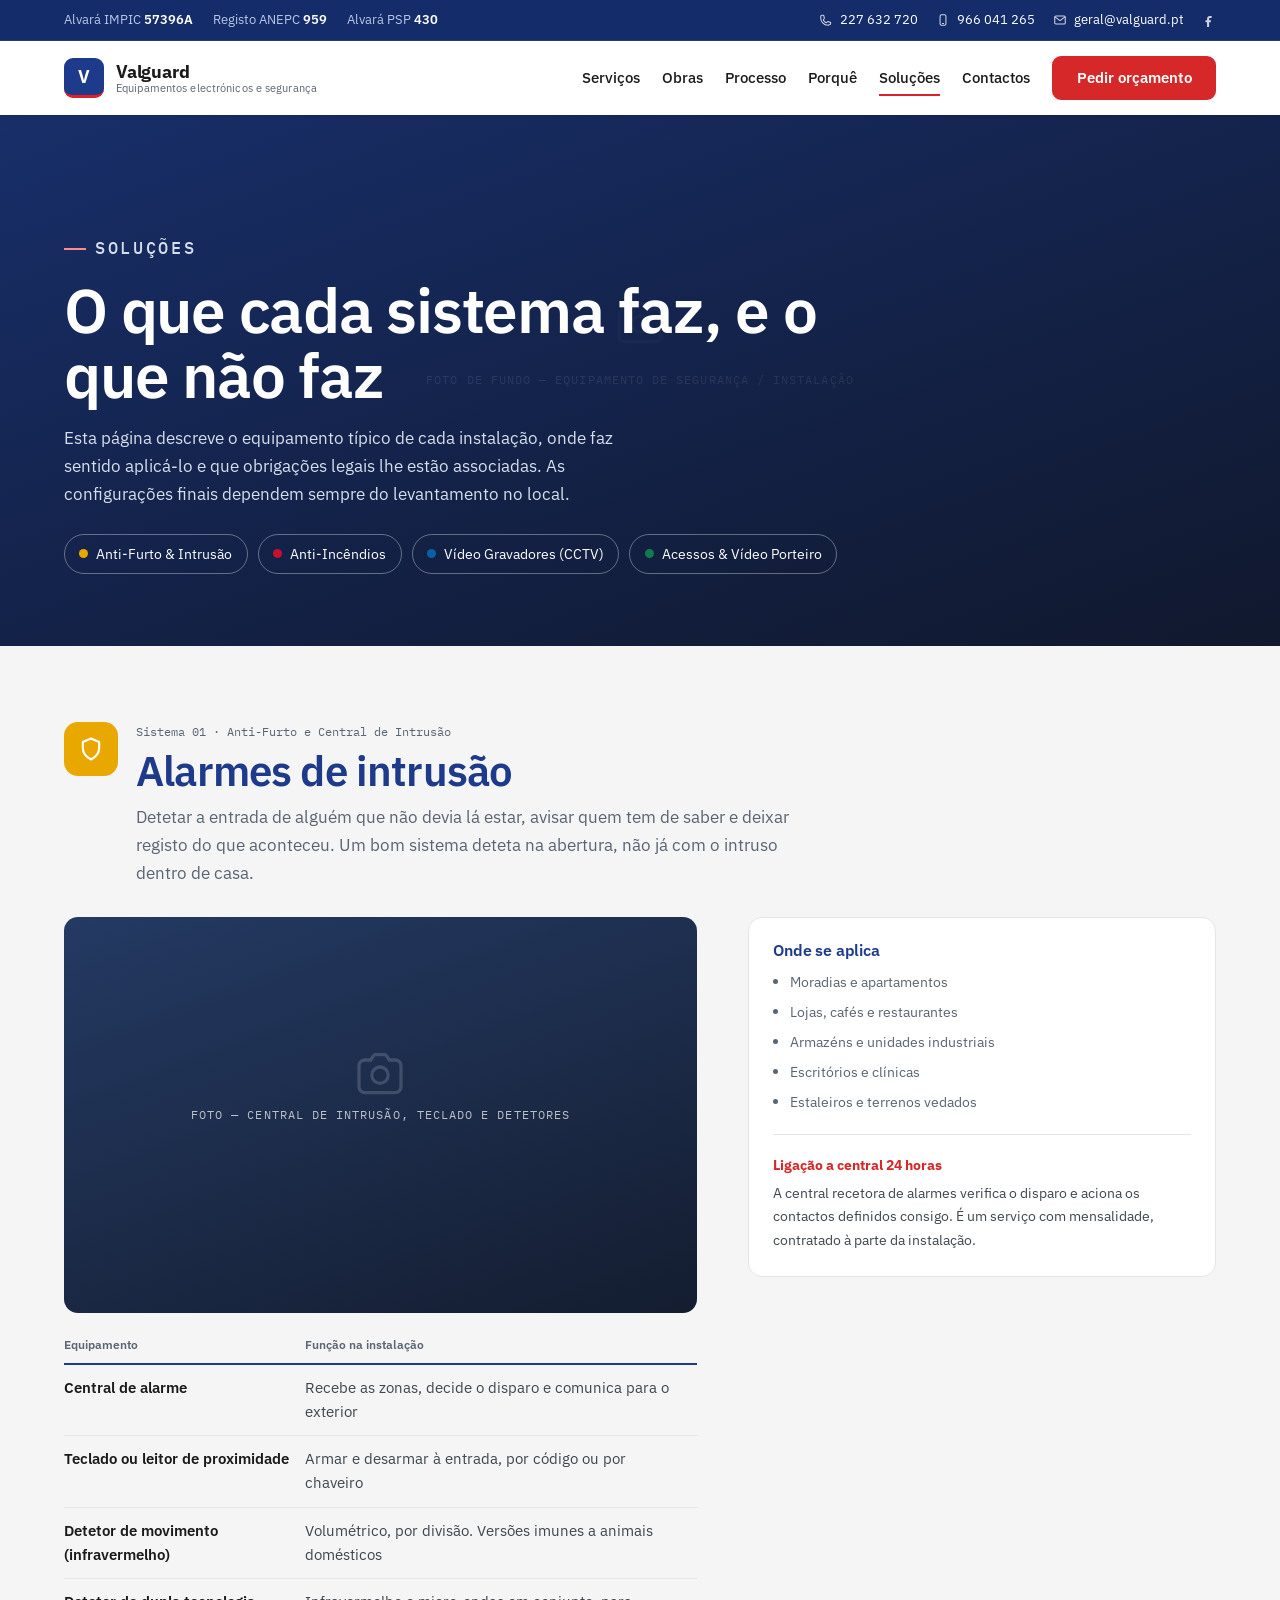
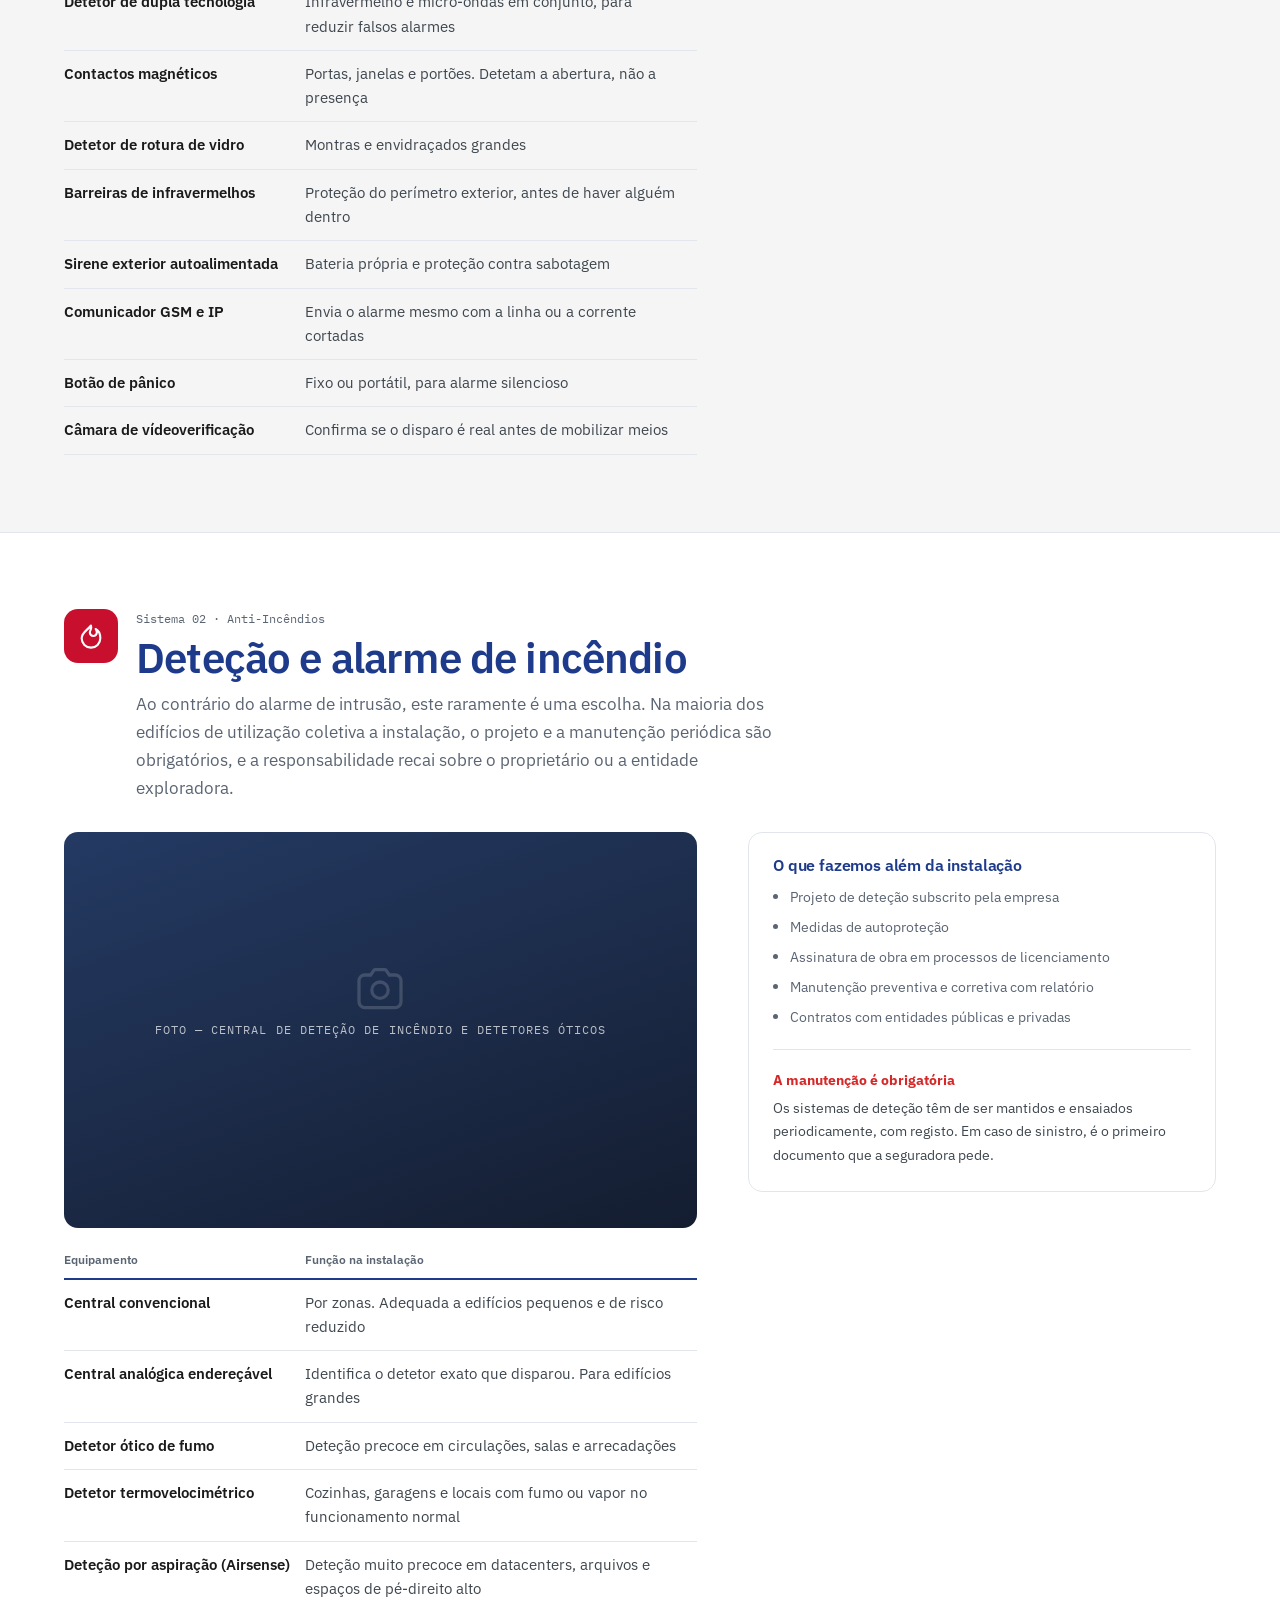
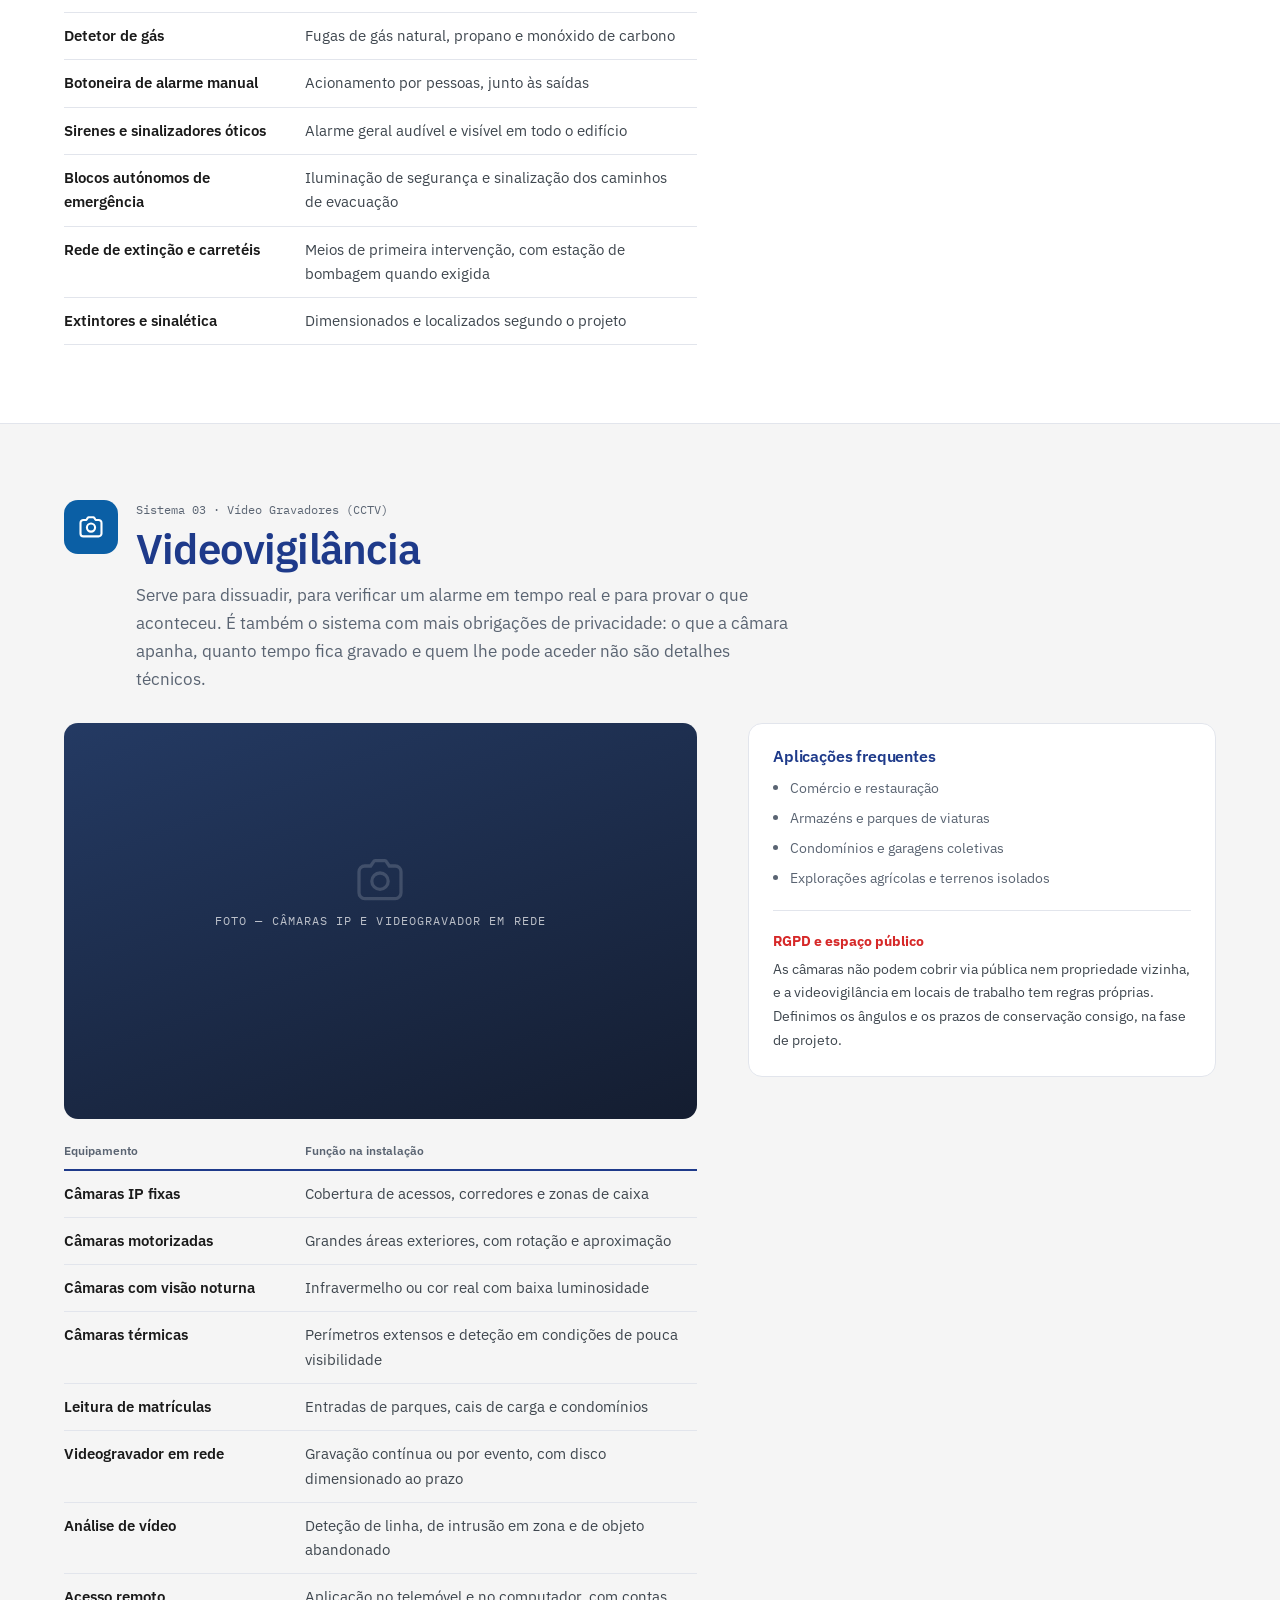
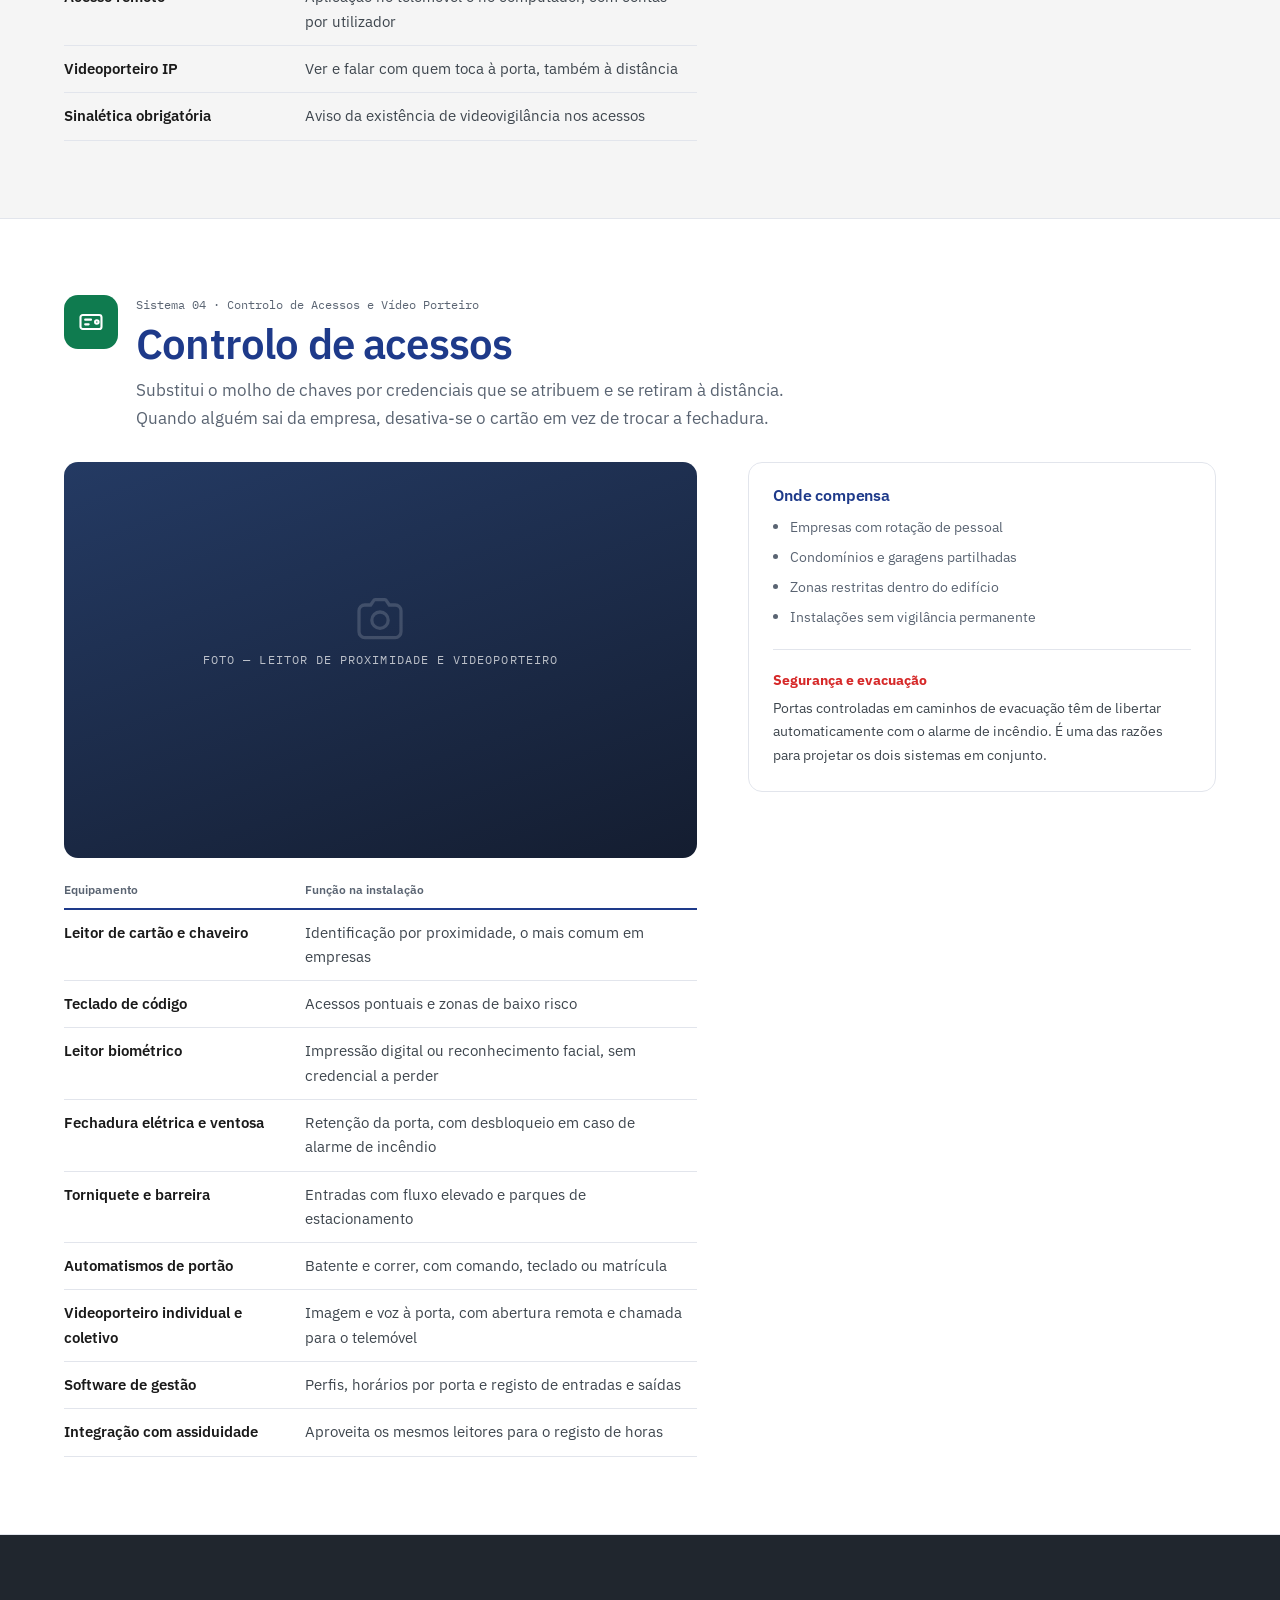
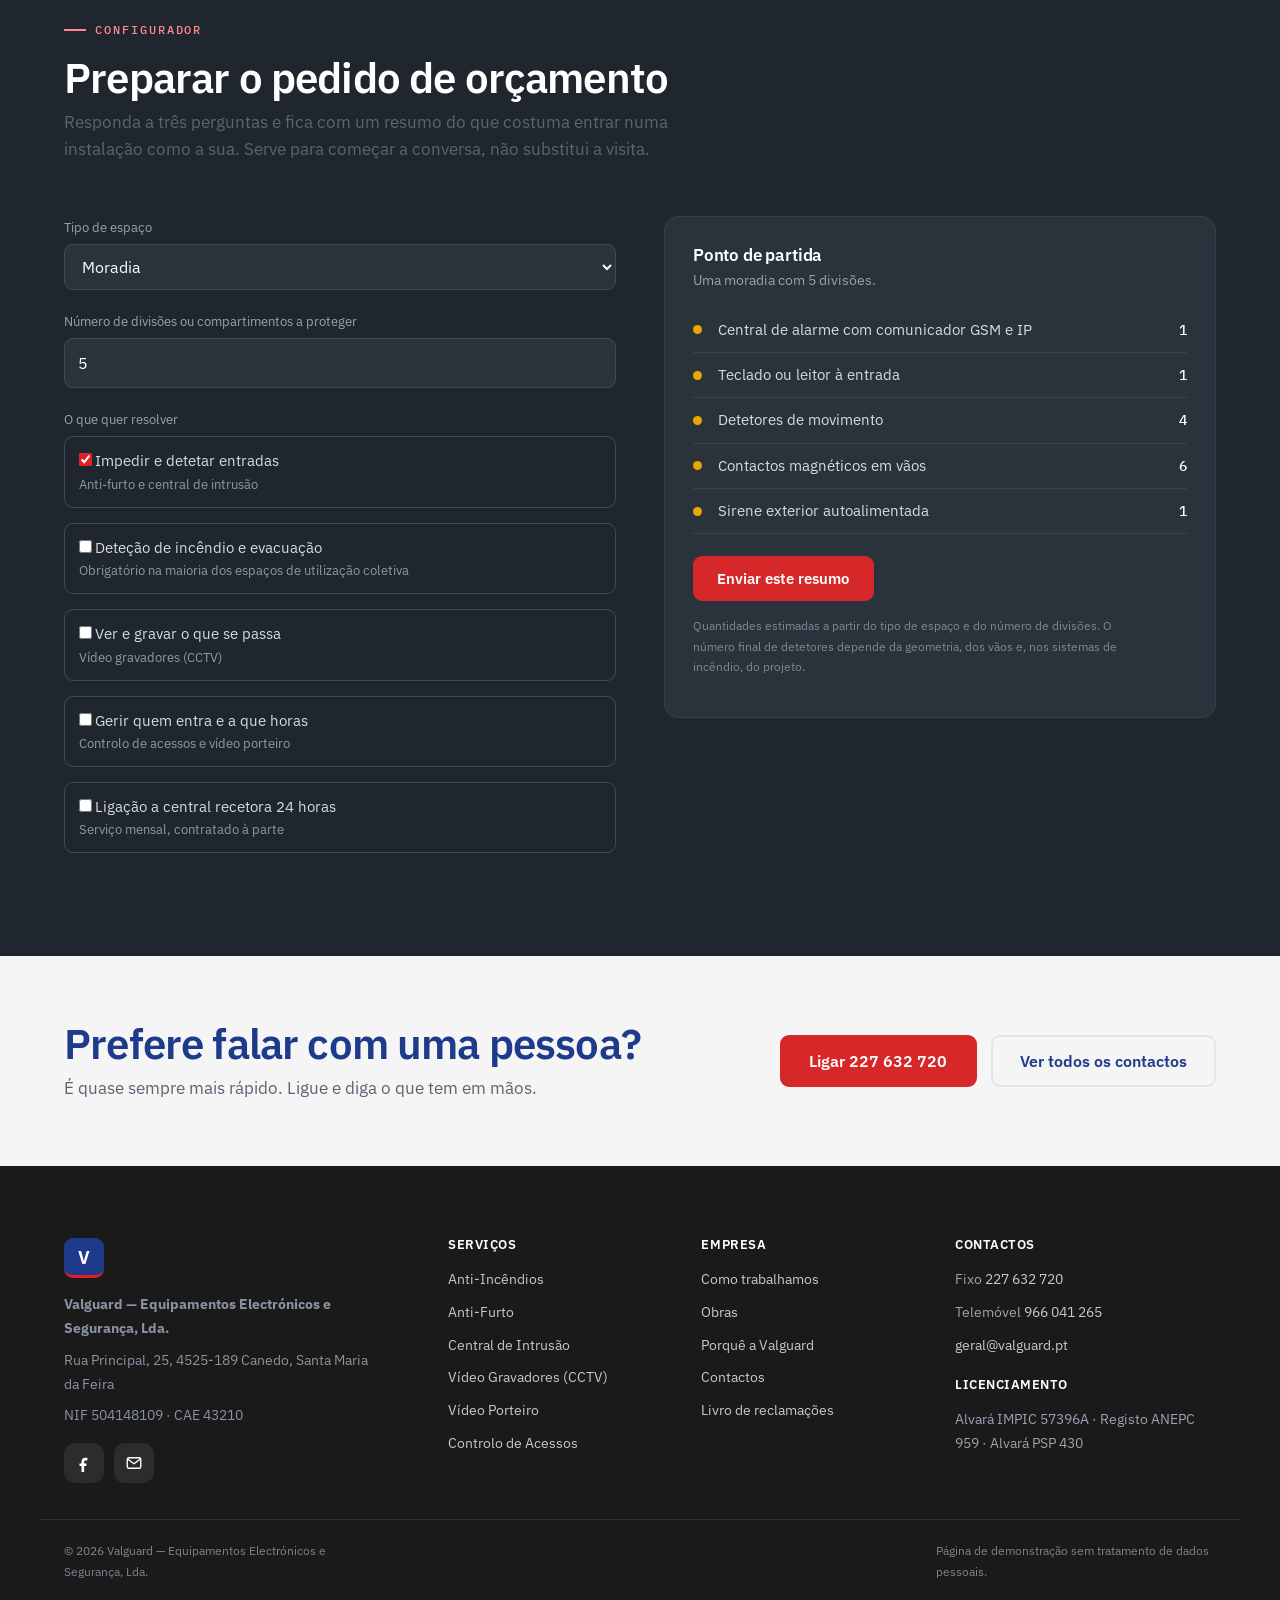
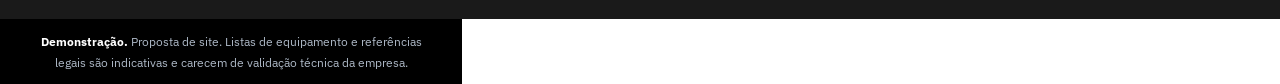
<file: solucoes.html>
<!DOCTYPE html>
<html lang="pt-PT" class="no-js">
<head>
<meta charset="utf-8">
<meta name="viewport" content="width=device-width, initial-scale=1">
<title>Soluções — Valguard, sistemas de segurança</title>
<meta name="description" content="Anti-incêndios, anti-furto, central de intrusão, vídeo gravadores e vídeo porteiro: o que inclui cada sistema, onde se aplica e que obrigações legais tem.">
<link rel="preconnect" href="https://fonts.googleapis.com">
<link rel="preconnect" href="https://fonts.gstatic.com" crossorigin>
<link href="https://fonts.googleapis.com/css2?family=IBM+Plex+Mono:wght@400;500&family=IBM+Plex+Sans:wght@400;500;600;700&display=swap" rel="stylesheet">
<link rel="stylesheet" href="assets/style.css">
<link rel="icon" href="data:image/svg+xml,%3Csvg xmlns='http://www.w3.org/2000/svg' viewBox='0 0 100 100'%3E%3Crect width='100' height='100' rx='18' fill='%231E3A8A'/%3E%3Crect y='82' width='100' height='18' rx='0' fill='%23E31E24'/%3E%3Ctext x='50' y='64' font-family='IBM Plex Sans, Arial, sans-serif' font-size='58' font-weight='700' fill='%23fff' text-anchor='middle'%3EV%3C/text%3E%3C/svg%3E">
</head>
<body>
<a class="skip" href="#conteudo">Saltar para o conteúdo</a>

<header class="siteheader">
  <div class="topbar">
    <div class="wrap topbar__inner">
      <div class="topbar__creds">
        <span>Alvará IMPIC <b>57396A</b></span>
        <span>Registo ANEPC <b>959</b></span>
        <span>Alvará PSP <b>430</b></span>
      </div>
      <div class="topbar__contact">
        <a href="tel:+351227632720"><svg viewBox="0 0 24 24" fill="none" stroke="currentColor" stroke-width="1.8" stroke-linecap="round" stroke-linejoin="round" aria-hidden="true"><path d="M15.5 21C8.6 21 3 15.4 3 8.5V6a2 2 0 0 1 2-2h2.3a1 1 0 0 1 1 .8l.9 4a1 1 0 0 1-.3 1L7.3 12a13 13 0 0 0 4.7 4.7l2.2-1.6a1 1 0 0 1 1-.3l4 .9a1 1 0 0 1 .8 1V18a2 2 0 0 1-2 2h-.5Z"/></svg><span>227 632 720</span></a>
        <a href="tel:+351966041265"><svg viewBox="0 0 24 24" fill="none" stroke="currentColor" stroke-width="1.8" stroke-linecap="round" stroke-linejoin="round" aria-hidden="true"><rect x="7" y="3" width="10" height="18" rx="2.5"/><path d="M11 18h2"/></svg><span>966 041 265</span></a>
        <a href="mailto:geral@valguard.pt" aria-label="Email: geral@valguard.pt"><svg viewBox="0 0 24 24" fill="none" stroke="currentColor" stroke-width="1.8" stroke-linecap="round" stroke-linejoin="round" aria-hidden="true"><rect x="3" y="5" width="18" height="14" rx="2"/><path d="m4 7 8 6 8-6"/></svg><span>geral@valguard.pt</span></a>
        <a class="topbar__fb" href="https://www.facebook.com/" target="_blank" rel="noopener" aria-label="Facebook da Valguard"><svg viewBox="0 0 24 24" fill="currentColor" aria-hidden="true"><path d="M14 8.5h2.5V5.2C16.1 5.15 14.9 5 13.5 5 10.6 5 8.7 6.8 8.7 10v2.6H6v3.4h2.7V24h3.5v-8h2.8l.5-3.4h-3.3V10.3c0-1 .3-1.8 1.8-1.8z"/></svg></a>
      </div>
    </div>
  </div>

  <div class="wrap">
    <div class="nav">
      <div class="nav__inner">
        <a class="brand" href="index.html">
          <span class="brand__mark" aria-hidden="true">V</span>
          <span class="brand__text">Valguard<small>Equipamentos electrónicos e segurança</small></span>
        </a>
        <button class="nav__toggle" type="button" aria-expanded="false" aria-controls="navmenu" aria-label="Abrir menu">
          <span class="nav__toggle-bar"></span>
          <span class="nav__toggle-bar"></span>
          <span class="nav__toggle-bar"></span>
        </button>
        <nav class="nav__menu" id="navmenu" aria-label="Principal">
          <a href="index.html#servicos">Serviços</a>
          <a href="index.html#obras">Obras</a>
          <a href="index.html#processo">Processo</a>
          <a href="index.html#porque">Porquê</a>
          <a href="solucoes.html" aria-current="page">Soluções</a>
          <a href="index.html#contactos">Contactos</a>
          <a class="btn btn--primary nav__cta" href="#configurador">Pedir orçamento</a>
        </nav>
      </div>
    </div>
  </div>
</header>

<main id="conteudo">

<section class="pagehero">
  <div class="ph ph--photo" data-label="Foto de fundo — equipamento de segurança / instalação" role="img" aria-label="Imagem de equipamento de segurança"></div>
  <div class="pagehero__overlay" aria-hidden="true"></div>
  <div class="wrap">
    <p class="eyebrow eyebrow--light">Soluções</p>
    <h1>O que cada sistema faz, e o que não faz</h1>
    <p>Esta página descreve o equipamento típico de cada instalação, onde faz sentido aplicá-lo
      e que obrigações legais lhe estão associadas. As configurações finais dependem sempre do
      levantamento no local.</p>
    <div class="indice">
      <a href="#intrusao"><i style="background:var(--intrusao)"></i>Anti-Furto &amp; Intrusão</a>
      <a href="#incendio"><i style="background:var(--incendio)"></i>Anti-Incêndios</a>
      <a href="#video"><i style="background:var(--video)"></i>Vídeo Gravadores (CCTV)</a>
      <a href="#acessos"><i style="background:var(--acessos)"></i>Acessos &amp; Vídeo Porteiro</a>
    </div>
  </div>
</section>

<!-- INTRUSÃO -->
<section class="sistema i-intrusao" id="intrusao">
  <div class="wrap">
    <div class="sistema__head" data-reveal>
      <span class="sistema__badge"><svg viewBox="0 0 24 24" fill="none" stroke="currentColor" stroke-width="1.8" stroke-linecap="round" stroke-linejoin="round" aria-hidden="true"><path d="M12 3 5 6v5c0 5 3 8 7 10 4-2 7-5 7-10V6l-7-3Z"/></svg></span>
      <div>
        <span class="tipo">Sistema 01 · Anti-Furto e Central de Intrusão</span>
        <h2>Alarmes de intrusão</h2>
        <p>Detetar a entrada de alguém que não devia lá estar, avisar quem tem de saber e deixar
          registo do que aconteceu. Um bom sistema deteta na abertura, não já com o intruso dentro de casa.</p>
      </div>
    </div>

    <div class="sistema__body">
      <div data-reveal>
        <div class="sistema__media ph ph--photo" data-label="Foto — central de intrusão, teclado e detetores"></div>
        <table class="tabela-eq">
          <thead><tr><th>Equipamento</th><th>Função na instalação</th></tr></thead>
          <tbody>
            <tr><td>Central de alarme</td><td>Recebe as zonas, decide o disparo e comunica para o exterior</td></tr>
            <tr><td>Teclado ou leitor de proximidade</td><td>Armar e desarmar à entrada, por código ou por chaveiro</td></tr>
            <tr><td>Detetor de movimento (infravermelho)</td><td>Volumétrico, por divisão. Versões imunes a animais domésticos</td></tr>
            <tr><td>Detetor de dupla tecnologia</td><td>Infravermelho e micro-ondas em conjunto, para reduzir falsos alarmes</td></tr>
            <tr><td>Contactos magnéticos</td><td>Portas, janelas e portões. Detetam a abertura, não a presença</td></tr>
            <tr><td>Detetor de rotura de vidro</td><td>Montras e envidraçados grandes</td></tr>
            <tr><td>Barreiras de infravermelhos</td><td>Proteção do perímetro exterior, antes de haver alguém dentro</td></tr>
            <tr><td>Sirene exterior autoalimentada</td><td>Bateria própria e proteção contra sabotagem</td></tr>
            <tr><td>Comunicador GSM e IP</td><td>Envia o alarme mesmo com a linha ou a corrente cortadas</td></tr>
            <tr><td>Botão de pânico</td><td>Fixo ou portátil, para alarme silencioso</td></tr>
            <tr><td>Câmara de vídeoverificação</td><td>Confirma se o disparo é real antes de mobilizar meios</td></tr>
          </tbody>
        </table>
      </div>

      <aside class="lateral" data-reveal>
        <h3>Onde se aplica</h3>
        <ul>
          <li>Moradias e apartamentos</li>
          <li>Lojas, cafés e restaurantes</li>
          <li>Armazéns e unidades industriais</li>
          <li>Escritórios e clínicas</li>
          <li>Estaleiros e terrenos vedados</li>
        </ul>
        <div class="alerta">
          <b>Ligação a central 24 horas</b>
          A central recetora de alarmes verifica o disparo e aciona os contactos definidos consigo.
          É um serviço com mensalidade, contratado à parte da instalação.
        </div>
      </aside>
    </div>
  </div>
</section>

<!-- INCÊNDIO -->
<section class="sistema i-incendio" id="incendio">
  <div class="wrap">
    <div class="sistema__head" data-reveal>
      <span class="sistema__badge"><svg viewBox="0 0 24 24" fill="none" stroke="currentColor" stroke-width="1.8" stroke-linecap="round" stroke-linejoin="round" aria-hidden="true"><path d="M12 3c1 3-1 4-1 6a3 3 0 0 0 6 0c0-1-.4-2-1-3 2 1 4 4 4 8a8 8 0 1 1-16 0c0-5 5-7 8-11Z"/></svg></span>
      <div>
        <span class="tipo">Sistema 02 · Anti-Incêndios</span>
        <h2>Deteção e alarme de incêndio</h2>
        <p>Ao contrário do alarme de intrusão, este raramente é uma escolha. Na maioria dos edifícios
          de utilização coletiva a instalação, o projeto e a manutenção periódica são obrigatórios,
          e a responsabilidade recai sobre o proprietário ou a entidade exploradora.</p>
      </div>
    </div>

    <div class="sistema__body">
      <div data-reveal>
        <div class="sistema__media ph ph--photo" data-label="Foto — central de deteção de incêndio e detetores óticos"></div>
        <table class="tabela-eq">
          <thead><tr><th>Equipamento</th><th>Função na instalação</th></tr></thead>
          <tbody>
            <tr><td>Central convencional</td><td>Por zonas. Adequada a edifícios pequenos e de risco reduzido</td></tr>
            <tr><td>Central analógica endereçável</td><td>Identifica o detetor exato que disparou. Para edifícios grandes</td></tr>
            <tr><td>Detetor ótico de fumo</td><td>Deteção precoce em circulações, salas e arrecadações</td></tr>
            <tr><td>Detetor termovelocimétrico</td><td>Cozinhas, garagens e locais com fumo ou vapor no funcionamento normal</td></tr>
            <tr><td>Deteção por aspiração (Airsense)</td><td>Deteção muito precoce em datacenters, arquivos e espaços de pé-direito alto</td></tr>
            <tr><td>Detetor de gás</td><td>Fugas de gás natural, propano e monóxido de carbono</td></tr>
            <tr><td>Botoneira de alarme manual</td><td>Acionamento por pessoas, junto às saídas</td></tr>
            <tr><td>Sirenes e sinalizadores óticos</td><td>Alarme geral audível e visível em todo o edifício</td></tr>
            <tr><td>Blocos autónomos de emergência</td><td>Iluminação de segurança e sinalização dos caminhos de evacuação</td></tr>
            <tr><td>Rede de extinção e carretéis</td><td>Meios de primeira intervenção, com estação de bombagem quando exigida</td></tr>
            <tr><td>Extintores e sinalética</td><td>Dimensionados e localizados segundo o projeto</td></tr>
          </tbody>
        </table>
      </div>

      <aside class="lateral" data-reveal>
        <h3>O que fazemos além da instalação</h3>
        <ul>
          <li>Projeto de deteção subscrito pela empresa</li>
          <li>Medidas de autoproteção</li>
          <li>Assinatura de obra em processos de licenciamento</li>
          <li>Manutenção preventiva e corretiva com relatório</li>
          <li>Contratos com entidades públicas e privadas</li>
        </ul>
        <div class="alerta">
          <b>A manutenção é obrigatória</b>
          Os sistemas de deteção têm de ser mantidos e ensaiados periodicamente, com registo.
          Em caso de sinistro, é o primeiro documento que a seguradora pede.
        </div>
      </aside>
    </div>
  </div>
</section>

<!-- VIDEOVIGILÂNCIA -->
<section class="sistema i-video" id="video">
  <div class="wrap">
    <div class="sistema__head" data-reveal>
      <span class="sistema__badge"><svg viewBox="0 0 24 24" fill="none" stroke="currentColor" stroke-width="1.8" stroke-linecap="round" stroke-linejoin="round" aria-hidden="true"><path d="M3 8.5A2.5 2.5 0 0 1 5.5 6H8l1.2-1.8A1 1 0 0 1 10 3.7h4a1 1 0 0 1 .8.5L16 6h2.5A2.5 2.5 0 0 1 21 8.5v9A2.5 2.5 0 0 1 18.5 20h-13A2.5 2.5 0 0 1 3 17.5Z"/><circle cx="12" cy="12.5" r="3.5"/></svg></span>
      <div>
        <span class="tipo">Sistema 03 · Vídeo Gravadores (CCTV)</span>
        <h2>Videovigilância</h2>
        <p>Serve para dissuadir, para verificar um alarme em tempo real e para provar o que aconteceu.
          É também o sistema com mais obrigações de privacidade: o que a câmara apanha, quanto tempo
          fica gravado e quem lhe pode aceder não são detalhes técnicos.</p>
      </div>
    </div>

    <div class="sistema__body">
      <div data-reveal>
        <div class="sistema__media ph ph--photo" data-label="Foto — câmaras IP e videogravador em rede"></div>
        <table class="tabela-eq">
          <thead><tr><th>Equipamento</th><th>Função na instalação</th></tr></thead>
          <tbody>
            <tr><td>Câmaras IP fixas</td><td>Cobertura de acessos, corredores e zonas de caixa</td></tr>
            <tr><td>Câmaras motorizadas</td><td>Grandes áreas exteriores, com rotação e aproximação</td></tr>
            <tr><td>Câmaras com visão noturna</td><td>Infravermelho ou cor real com baixa luminosidade</td></tr>
            <tr><td>Câmaras térmicas</td><td>Perímetros extensos e deteção em condições de pouca visibilidade</td></tr>
            <tr><td>Leitura de matrículas</td><td>Entradas de parques, cais de carga e condomínios</td></tr>
            <tr><td>Videogravador em rede</td><td>Gravação contínua ou por evento, com disco dimensionado ao prazo</td></tr>
            <tr><td>Análise de vídeo</td><td>Deteção de linha, de intrusão em zona e de objeto abandonado</td></tr>
            <tr><td>Acesso remoto</td><td>Aplicação no telemóvel e no computador, com contas por utilizador</td></tr>
            <tr><td>Videoporteiro IP</td><td>Ver e falar com quem toca à porta, também à distância</td></tr>
            <tr><td>Sinalética obrigatória</td><td>Aviso da existência de videovigilância nos acessos</td></tr>
          </tbody>
        </table>
      </div>

      <aside class="lateral" data-reveal>
        <h3>Aplicações frequentes</h3>
        <ul>
          <li>Comércio e restauração</li>
          <li>Armazéns e parques de viaturas</li>
          <li>Condomínios e garagens coletivas</li>
          <li>Explorações agrícolas e terrenos isolados</li>
        </ul>
        <div class="alerta">
          <b>RGPD e espaço público</b>
          As câmaras não podem cobrir via pública nem propriedade vizinha, e a videovigilância em
          locais de trabalho tem regras próprias. Definimos os ângulos e os prazos de conservação
          consigo, na fase de projeto.
        </div>
      </aside>
    </div>
  </div>
</section>

<!-- ACESSOS -->
<section class="sistema i-acessos" id="acessos">
  <div class="wrap">
    <div class="sistema__head" data-reveal>
      <span class="sistema__badge"><svg viewBox="0 0 24 24" fill="none" stroke="currentColor" stroke-width="1.8" stroke-linecap="round" stroke-linejoin="round" aria-hidden="true"><rect x="3" y="6" width="18" height="12" rx="2"/><path d="M7 10h5M7 14h3"/><circle cx="17" cy="12" r="1.5"/></svg></span>
      <div>
        <span class="tipo">Sistema 04 · Controlo de Acessos e Vídeo Porteiro</span>
        <h2>Controlo de acessos</h2>
        <p>Substitui o molho de chaves por credenciais que se atribuem e se retiram à distância.
          Quando alguém sai da empresa, desativa-se o cartão em vez de trocar a fechadura.</p>
      </div>
    </div>

    <div class="sistema__body">
      <div data-reveal>
        <div class="sistema__media ph ph--photo" data-label="Foto — leitor de proximidade e videoporteiro"></div>
        <table class="tabela-eq">
          <thead><tr><th>Equipamento</th><th>Função na instalação</th></tr></thead>
          <tbody>
            <tr><td>Leitor de cartão e chaveiro</td><td>Identificação por proximidade, o mais comum em empresas</td></tr>
            <tr><td>Teclado de código</td><td>Acessos pontuais e zonas de baixo risco</td></tr>
            <tr><td>Leitor biométrico</td><td>Impressão digital ou reconhecimento facial, sem credencial a perder</td></tr>
            <tr><td>Fechadura elétrica e ventosa</td><td>Retenção da porta, com desbloqueio em caso de alarme de incêndio</td></tr>
            <tr><td>Torniquete e barreira</td><td>Entradas com fluxo elevado e parques de estacionamento</td></tr>
            <tr><td>Automatismos de portão</td><td>Batente e correr, com comando, teclado ou matrícula</td></tr>
            <tr><td>Videoporteiro individual e coletivo</td><td>Imagem e voz à porta, com abertura remota e chamada para o telemóvel</td></tr>
            <tr><td>Software de gestão</td><td>Perfis, horários por porta e registo de entradas e saídas</td></tr>
            <tr><td>Integração com assiduidade</td><td>Aproveita os mesmos leitores para o registo de horas</td></tr>
          </tbody>
        </table>
      </div>

      <aside class="lateral" data-reveal>
        <h3>Onde compensa</h3>
        <ul>
          <li>Empresas com rotação de pessoal</li>
          <li>Condomínios e garagens partilhadas</li>
          <li>Zonas restritas dentro do edifício</li>
          <li>Instalações sem vigilância permanente</li>
        </ul>
        <div class="alerta">
          <b>Segurança e evacuação</b>
          Portas controladas em caminhos de evacuação têm de libertar automaticamente com o alarme
          de incêndio. É uma das razões para projetar os dois sistemas em conjunto.
        </div>
      </aside>
    </div>
  </div>
</section>

<!-- CONFIGURADOR -->
<section class="configurador" id="configurador">
  <div class="wrap">
    <header class="section__head" data-reveal style="text-align:left;margin-left:0">
      <p class="eyebrow eyebrow--light">Configurador</p>
      <h2>Preparar o pedido de orçamento</h2>
      <p class="section__lead">Responda a três perguntas e fica com um resumo do que costuma entrar numa
        instalação como a sua. Serve para começar a conversa, não substitui a visita.</p>
    </header>

    <div class="cfg">
      <div data-reveal>
        <div class="cfg-grupo">
          <label for="tipo">Tipo de espaço</label>
          <select id="tipo">
            <option value="apartamento">Apartamento</option>
            <option value="moradia" selected>Moradia</option>
            <option value="loja">Loja ou restaurante</option>
            <option value="escritorio">Escritório ou clínica</option>
            <option value="armazem">Armazém ou unidade industrial</option>
            <option value="condominio">Condomínio</option>
          </select>
        </div>
        <div class="cfg-grupo">
          <label for="divisoes">Número de divisões ou compartimentos a proteger</label>
          <input id="divisoes" type="number" min="1" max="60" value="5">
        </div>
        <div class="cfg-grupo">
          <label id="lbl-obj">O que quer resolver</label>
          <div class="opcoes" role="group" aria-labelledby="lbl-obj">
            <label class="opcao"><input type="checkbox" id="o-intrusao" checked>
              <span>Impedir e detetar entradas<small>Anti-furto e central de intrusão</small></span></label>
            <label class="opcao"><input type="checkbox" id="o-incendio">
              <span>Deteção de incêndio e evacuação<small>Obrigatório na maioria dos espaços de utilização coletiva</small></span></label>
            <label class="opcao"><input type="checkbox" id="o-video">
              <span>Ver e gravar o que se passa<small>Vídeo gravadores (CCTV)</small></span></label>
            <label class="opcao"><input type="checkbox" id="o-acessos">
              <span>Gerir quem entra e a que horas<small>Controlo de acessos e vídeo porteiro</small></span></label>
            <label class="opcao"><input type="checkbox" id="o-central">
              <span>Ligação a central recetora 24 horas<small>Serviço mensal, contratado à parte</small></span></label>
          </div>
        </div>
      </div>

      <div class="resultado" data-reveal>
        <h3>Ponto de partida</h3>
        <p id="cfg-resumo">Uma moradia com 5 divisões.</p>
        <ul id="cfg-lista"></ul>
        <div class="accao">
          <button class="btn btn--primary" type="button" id="cfg-enviar">Enviar este resumo</button>
        </div>
        <p class="aviso-cfg">Quantidades estimadas a partir do tipo de espaço e do número de divisões.
          O número final de detetores depende da geometria, dos vãos e, nos sistemas de incêndio, do projeto.</p>
      </div>
    </div>
  </div>
</section>

<section class="remate">
  <div class="wrap">
    <div>
      <h2>Prefere falar com uma pessoa?</h2>
      <p>É quase sempre mais rápido. Ligue e diga o que tem em mãos.</p>
    </div>
    <div class="acoes">
      <a class="btn btn--primary btn--lg" href="tel:+351227632720">Ligar 227 632 720</a>
      <a class="btn btn--ghost btn--lg" href="index.html#contactos">Ver todos os contactos</a>
    </div>
  </div>
</section>
</main>

<footer class="footer">
  <div class="wrap footer__grid">
    <div class="footer__brand">
      <span class="brand__mark" aria-hidden="true">V</span>
      <p><strong>Valguard — Equipamentos Electrónicos e Segurança, Lda.</strong></p>
      <p>Rua Principal, 25, 4525-189 Canedo, Santa Maria da Feira</p>
      <p>NIF 504148109 · CAE 43210</p>
      <div class="footer__social">
        <a href="https://www.facebook.com/" target="_blank" rel="noopener" aria-label="Facebook da Valguard"><svg viewBox="0 0 24 24" fill="currentColor" aria-hidden="true"><path d="M14 8.5h2.5V5.2C16.1 5.15 14.9 5 13.5 5 10.6 5 8.7 6.8 8.7 10v2.6H6v3.4h2.7V24h3.5v-8h2.8l.5-3.4h-3.3V10.3c0-1 .3-1.8 1.8-1.8z"/></svg></a>
        <a href="mailto:geral@valguard.pt" aria-label="Enviar email"><svg viewBox="0 0 24 24" fill="none" stroke="currentColor" stroke-width="1.8" stroke-linecap="round" stroke-linejoin="round" aria-hidden="true"><rect x="3" y="5" width="18" height="14" rx="2"/><path d="m4 7 8 6 8-6"/></svg></a>
      </div>
    </div>
    <div>
      <h4>Serviços</h4>
      <ul>
        <li><a href="#incendio">Anti-Incêndios</a></li>
        <li><a href="#intrusao">Anti-Furto</a></li>
        <li><a href="#intrusao">Central de Intrusão</a></li>
        <li><a href="#video">Vídeo Gravadores (CCTV)</a></li>
        <li><a href="#acessos">Vídeo Porteiro</a></li>
        <li><a href="#acessos">Controlo de Acessos</a></li>
      </ul>
    </div>
    <div>
      <h4>Empresa</h4>
      <ul>
        <li><a href="index.html#processo">Como trabalhamos</a></li>
        <li><a href="index.html#obras">Obras</a></li>
        <li><a href="index.html#porque">Porquê a Valguard</a></li>
        <li><a href="index.html#contactos">Contactos</a></li>
        <li><a href="https://www.livroreclamacoes.pt" target="_blank" rel="noopener">Livro de reclamações</a></li>
      </ul>
    </div>
    <div class="footer__col--contact">
      <h4>Contactos</h4>
      <ul>
        <li>Fixo <a href="tel:+351227632720">227 632 720</a></li>
        <li>Telemóvel <a href="tel:+351966041265">966 041 265</a></li>
        <li><a href="mailto:geral@valguard.pt">geral@valguard.pt</a></li>
      </ul>
      <h4>Licenciamento</h4>
      <p>Alvará IMPIC 57396A · Registo ANEPC 959 · Alvará PSP 430</p>
    </div>
  </div>
  <div class="wrap footer__legal">
    <p>© <span id="ano">2026</span> Valguard — Equipamentos Electrónicos e Segurança, Lda.</p>
    <p>Página de demonstração sem tratamento de dados pessoais.</p>
  </div>
</footer>

<p class="demo-note"><b>Demonstração.</b> Proposta de site. Listas de equipamento e referências legais
  são indicativas e carecem de validação técnica da empresa.</p>

<script src="assets/app.js" defer></script>
</body>
</html>
</file>
<file: assets/style.css>
/* ============================================================
   VALGUARD — folha de estilos global (redesign)
   Marca: azul #1E3A8A / #1E4B9C · vermelho de destaque #E31E24 / #D62828
   Vermelho usado só em CTAs, ícones e detalhes.
   ============================================================ */

:root{
  /* marca */
  --blue:#1E4B9C;
  --blue-700:#1E3A8A;
  --blue-900:#152C6B;
  --red:#E31E24;
  --red-600:#D62828;
  --red-700:#AE1B20;

  /* neutros */
  --ink:#1A1A1A;
  --graphite:#20262E;      /* fundo da planta interativa */
  --paper:#FFFFFF;
  --paper-2:#F5F5F5;
  --paper-3:#EEF1F6;
  --line:#E2E5EC;
  --line-dark:#33404F;
  --muted:#5A6472;
  --muted-2:#8A93A2;

  /* sistema cromático ISO 3864 — só em conteúdo técnico (planta, configurador) */
  --incendio:#C8102E;
  --intrusao:#E9A800;
  --video:#0B5FA5;
  --acessos:#0F7B4F;

  --r:14px;
  --r-sm:9px;
  --wrap:1200px;
  --topbar-h:40px;
  --nav-h:74px;

  --shadow-sm:0 1px 2px rgba(16,24,40,.06), 0 1px 3px rgba(16,24,40,.09);
  --shadow-md:0 8px 24px -8px rgba(21,44,107,.18);
  --shadow-lg:0 26px 55px -20px rgba(21,44,107,.34);

  --ease:cubic-bezier(.22,.7,.24,1);
}

*,*::before,*::after{box-sizing:border-box}
html{scroll-behavior:smooth;scroll-padding-top:128px;-webkit-text-size-adjust:100%}
body{
  margin:0;background:var(--paper);color:var(--ink);
  font-family:"IBM Plex Sans",system-ui,-apple-system,Segoe UI,Roboto,sans-serif;
  font-size:17px;line-height:1.65;-webkit-font-smoothing:antialiased;
}
body.no-scroll{overflow:hidden}
img{max-width:100%;height:auto;display:block}

h1,h2,h3,h4{margin:0;font-weight:600;line-height:1.12;letter-spacing:-.02em;color:var(--blue-700)}
h1{font-size:clamp(2.3rem,1.4rem + 3.6vw,3.9rem);line-height:1.05}
h2{font-size:clamp(1.7rem,1.2rem + 1.9vw,2.6rem)}
h3{font-size:clamp(1.12rem,1.05rem + .4vw,1.35rem);letter-spacing:-.01em}
h4{font-size:.82rem;letter-spacing:.04em;text-transform:uppercase;color:var(--muted)}
p{margin:0 0 1em;max-width:66ch}
a{color:var(--blue);text-underline-offset:3px}

:focus-visible{outline:3px solid var(--blue);outline-offset:3px;border-radius:2px}
.skip{position:absolute;left:-9999px}
.skip:focus{left:16px;top:16px;background:#fff;color:var(--ink);padding:12px 16px;z-index:200;box-shadow:var(--shadow-md)}
.mono{font-family:"IBM Plex Mono",ui-monospace,monospace}
code{font-family:"IBM Plex Mono",ui-monospace,monospace;font-size:.88em;background:var(--paper-3);padding:.12em .38em;border-radius:4px}

.wrap{max-width:var(--wrap);margin:0 auto;padding:0 24px}
@media(max-width:520px){.wrap{padding:0 18px}}

.section{padding:clamp(56px,4vw + 34px,104px) 0}
.section--muted{background:var(--paper-2)}
.section--dark{background:var(--graphite);color:#E8EDF4}
.section--dark h2,.section--dark h3{color:#fff}
.section--dark p{color:#AEB9C7}

.section__head{max-width:64ch;margin:0 auto clamp(34px,4vw,58px);text-align:center}
.section__head .section__lead,.section__head .section__lead{color:var(--muted)}
.section__lead{color:var(--muted);font-size:1.05rem;margin:0 auto}
.section--dark .section__lead{color:#AEB9C7}

.eyebrow{
  display:inline-flex;align-items:center;gap:9px;margin:0 0 14px;
  font-family:"IBM Plex Mono",monospace;font-size:.76rem;font-weight:500;
  letter-spacing:.16em;text-transform:uppercase;color:var(--red-700);
}
.eyebrow::before{content:"";width:22px;height:2px;background:var(--red);display:inline-block}
.section__head .eyebrow{margin-left:auto;margin-right:auto}
.eyebrow--light{color:#FF8A8E}
.eyebrow--light::before{background:#FF8A8E}

/* ---------- botões ---------- */
.btn{
  --btn-bg:var(--blue-700);--btn-fg:#fff;--btn-bd:var(--blue-700);
  display:inline-flex;align-items:center;justify-content:center;gap:.55em;
  padding:.8rem 1.4rem;border-radius:var(--r-sm);
  font-family:inherit;font-weight:600;font-size:.96rem;line-height:1;
  text-decoration:none;cursor:pointer;
  background:var(--btn-bg);color:var(--btn-fg);border:2px solid var(--btn-bd);
  transition:transform .18s var(--ease),box-shadow .2s var(--ease),background .2s,border-color .2s,color .2s;
}
.btn svg{width:1.15em;height:1.15em;flex:none}
.btn:hover{transform:translateY(-2px);box-shadow:var(--shadow-md)}
.btn:active{transform:translateY(0)}
.btn--primary{--btn-bg:var(--red-600);--btn-bd:var(--red-600)}
.btn--primary:hover{--btn-bg:var(--red-700);--btn-bd:var(--red-700)}
.btn--ghost{--btn-bg:transparent;--btn-fg:var(--blue-700);--btn-bd:var(--line)}
.btn--ghost:hover{--btn-bd:var(--blue-700)}
.btn--ghost-light{--btn-bg:transparent;--btn-fg:#fff;--btn-bd:rgba(255,255,255,.5)}
.btn--ghost-light:hover{--btn-bg:#fff;--btn-fg:var(--blue-700);--btn-bd:#fff}
.btn--lg{padding:1rem 1.7rem;font-size:1.02rem}
.btn--sm{padding:.55rem .95rem;font-size:.85rem;border-width:1px}
.btn--block{display:flex;width:100%}

@media(prefers-reduced-motion:no-preference){
  .btn--pulse{animation:pulse 2.6s var(--ease) infinite}
  @keyframes pulse{
    0%{box-shadow:0 0 0 0 rgba(227,30,36,.45)}
    60%{box-shadow:0 0 0 16px rgba(227,30,36,0)}
    100%{box-shadow:0 0 0 0 rgba(227,30,36,0)}
  }
}

.link-arrow{
  display:inline-flex;align-items:center;gap:.4em;font-weight:600;font-size:.92rem;
  text-decoration:none;color:var(--blue-700);
}
.link-arrow svg{width:1.05em;height:1.05em;transition:transform .2s var(--ease)}
.link-arrow:hover svg{transform:translateX(4px)}

/* ---------- placeholders de imagem ---------- */
.ph{
  position:relative;overflow:hidden;border-radius:var(--r);
  background:linear-gradient(135deg,var(--blue-700),var(--blue-900));
  color:#fff;min-height:120px;
}
.ph::before{
  content:"";position:absolute;inset:0;opacity:.5;pointer-events:none;
  background:
    radial-gradient(circle at 78% 18%, rgba(255,255,255,.12), transparent 42%),
    repeating-linear-gradient(45deg, rgba(255,255,255,.045) 0 14px, transparent 14px 28px);
}
.ph::after{
  content:attr(data-label);position:absolute;inset:0;z-index:1;pointer-events:none;
  display:flex;align-items:center;justify-content:center;text-align:center;
  padding:1.2rem;font-family:"IBM Plex Mono",monospace;font-size:.74rem;
  letter-spacing:.09em;text-transform:uppercase;color:rgba(255,255,255,.82);
}
.ph--photo{background:linear-gradient(160deg,#243a63,#141d30)}
.ph--photo::before{
  opacity:.9;
  background-image:url("data:image/svg+xml,%3Csvg xmlns='http://www.w3.org/2000/svg' width='64' height='64' viewBox='0 0 24 24' fill='none' stroke='%23ffffff' stroke-opacity='0.18' stroke-width='1.4'%3E%3Cpath d='M3 8.5A2.5 2.5 0 0 1 5.5 6H8l1.2-1.8A1 1 0 0 1 10 3.7h4a1 1 0 0 1 .8.5L16 6h2.5A2.5 2.5 0 0 1 21 8.5v9A2.5 2.5 0 0 1 18.5 20h-13A2.5 2.5 0 0 1 3 17.5z'/%3E%3Ccircle cx='12' cy='12.5' r='3.5'/%3E%3C/svg%3E");
  background-repeat:no-repeat;background-position:center 38%;background-size:56px;
}
.ph--photo::after{color:rgba(255,255,255,.7)}

/* ---------- animação: revelar ao scroll ---------- */
html.js [data-reveal]{
  opacity:0;transform:translateY(26px);
  transition:opacity .7s var(--ease),transform .7s var(--ease);
  transition-delay:var(--reveal-delay,0ms);
  will-change:opacity,transform;
}
html.js [data-reveal].is-visible{opacity:1;transform:none}
@media(prefers-reduced-motion:reduce){
  *,*::before,*::after{animation-duration:.001ms!important;animation-iteration-count:1!important;transition-duration:.001ms!important;scroll-behavior:auto!important}
  html.js [data-reveal]{opacity:1!important;transform:none!important}
}

/* ============================================================
   CABEÇALHO
   ============================================================ */
.siteheader{width:100%;z-index:100;transition:background .3s var(--ease),box-shadow .3s var(--ease)}
body.home .siteheader{position:absolute;top:0;left:0;right:0}
body:not(.home) .siteheader{position:sticky;top:0;background:var(--paper);box-shadow:var(--shadow-sm)}

.topbar{background:var(--blue-900);color:#B9C7E6;font-size:.8rem;border-bottom:1px solid rgba(255,255,255,.08)}
.topbar__inner{display:flex;flex-wrap:wrap;gap:4px 26px;align-items:center;min-height:var(--topbar-h);padding-top:6px;padding-bottom:6px}
.topbar__creds{display:flex;flex-wrap:wrap;gap:4px 20px}
.topbar__creds b{color:#fff;font-weight:600}
.topbar__contact{margin-left:auto;display:flex;flex-wrap:wrap;align-items:center;gap:6px 18px}
.topbar a{color:#fff;text-decoration:none;display:inline-flex;align-items:center;gap:7px}
.topbar a:hover{color:#B9C7E6}
.topbar svg{width:14px;height:14px;flex:none;opacity:.8}
body.home .siteheader.is-stuck .topbar{display:none}
@media(max-width:860px){
  .topbar__creds{display:none}
  .topbar__inner{justify-content:center}
  .topbar__contact{margin-left:0}
}
@media(max-width:560px){
  .topbar{font-size:.76rem}
  .topbar__contact{gap:4px 14px}
  .topbar__contact a[href^="mailto"] span{display:none}
}

.nav{transition:background .3s var(--ease)}
.nav__inner{display:flex;align-items:center;gap:20px;min-height:var(--nav-h)}

.brand{display:flex;align-items:center;gap:12px;text-decoration:none;color:var(--ink)}
.brand__mark{
  width:40px;height:40px;flex:none;border-radius:9px;
  background:var(--blue-700);color:#fff;display:grid;place-items:center;
  font-weight:700;font-size:1.15rem;border-bottom:3px solid var(--red);
}
.brand__text{font-weight:700;font-size:1.12rem;line-height:1.12;letter-spacing:-.01em;color:inherit}
.brand__text small{display:block;font-weight:400;font-size:.68rem;color:var(--muted);letter-spacing:.01em}

.nav__menu{margin-left:auto;display:flex;align-items:center;gap:22px}
.nav__menu a:not(.btn){
  color:var(--ink);text-decoration:none;font-size:.93rem;font-weight:500;
  padding:6px 0;position:relative;
}
.nav__menu a:not(.btn)::after{
  content:"";position:absolute;left:0;right:100%;bottom:0;height:2px;background:var(--red);
  transition:right .25s var(--ease);
}
.nav__menu a:not(.btn):hover::after{right:0}
.nav__menu a[aria-current="page"]::after{right:0}

.nav__toggle{display:none}

/* estado sobre o hero (home, antes de scroll) */
body.home .siteheader:not(.is-stuck) .nav{background:transparent}
body.home .siteheader:not(.is-stuck) .brand{color:#fff}
body.home .siteheader:not(.is-stuck) .brand__text small{color:rgba(255,255,255,.7)}
body.home .siteheader:not(.is-stuck) .nav__menu a:not(.btn){color:#fff}

/* estado fixo */
body.home .siteheader.is-stuck{position:fixed;top:0;left:0;background:var(--paper);box-shadow:var(--shadow-sm)}
body.home .siteheader.is-stuck .nav{background:var(--paper)}

@media(max-width:1040px){
  .nav__menu{
    position:absolute;left:0;right:0;top:100%;
    flex-direction:column;align-items:stretch;gap:0;
    background:var(--paper);box-shadow:var(--shadow-lg);
    padding:8px 24px 22px;
    transform:translateY(-12px);opacity:0;visibility:hidden;pointer-events:none;
    transition:transform .28s var(--ease),opacity .28s var(--ease),visibility .28s;
  }
  .siteheader.menu-open .nav__menu{transform:none;opacity:1;visibility:visible;pointer-events:auto}
  .siteheader.menu-open{background:var(--paper)!important;box-shadow:var(--shadow-sm)}
  body.home .siteheader.menu-open .brand,
  body.home .siteheader.menu-open .nav__menu a:not(.btn){color:var(--ink)}
  body.home .siteheader.menu-open .brand__text small{color:var(--muted)}
  .nav__menu a:not(.btn){padding:14px 4px;border-bottom:1px solid var(--line);font-size:1rem}
  .nav__menu a:not(.btn)::after{display:none}
  .nav__cta{margin-top:16px}
  .btn.nav__cta{display:flex}

  .nav__toggle{
    display:inline-flex;flex-direction:column;justify-content:center;gap:5px;
    margin-left:auto;width:44px;height:44px;padding:10px;
    background:transparent;border:0;cursor:pointer;border-radius:8px;
  }
  .nav__toggle-bar{display:block;height:2px;width:100%;background:var(--ink);border-radius:2px;transition:transform .25s var(--ease),opacity .2s}
  body.home .siteheader:not(.is-stuck):not(.menu-open) .nav__toggle-bar{background:#fff}
  .siteheader.menu-open .nav__toggle-bar:nth-child(1){transform:translateY(7px) rotate(45deg)}
  .siteheader.menu-open .nav__toggle-bar:nth-child(2){opacity:0}
  .siteheader.menu-open .nav__toggle-bar:nth-child(3){transform:translateY(-7px) rotate(-45deg)}
}

/* ============================================================
   HERO
   ============================================================ */
.hero{
  position:relative;min-height:min(94vh,860px);display:flex;align-items:center;
  padding:calc(var(--topbar-h) + var(--nav-h) + 46px) 0 clamp(64px,9vw,120px);
  color:#fff;overflow:hidden;background:#0A1E4D;
}
/* imagem de fundo — trocar url() por uma fotografia real quando a Valguard a fornecer */
.hero__media{
  position:absolute;inset:0;z-index:0;border-radius:0;min-height:0;
  background:#0A1E4D url("hero-bg.svg") center center / cover no-repeat;
  opacity:.42;
}
.hero__overlay{
  position:absolute;inset:0;z-index:1;
  background:
    linear-gradient(90deg, rgba(10,30,77,.95) 0%, rgba(10,30,77,.82) 34%, rgba(13,34,82,.5) 68%, rgba(15,45,99,.32) 100%),
    linear-gradient(0deg, rgba(8,18,42,.78) 0%, rgba(8,18,42,.04) 45%, rgba(8,18,42,.22) 100%);
}
.hero__content{position:relative;z-index:2;width:100%}
.hero__scroll{z-index:2}
@media(max-width:760px){
  .hero__media{opacity:.3}
  .hero__overlay{background:linear-gradient(172deg, rgba(10,30,77,.82) 0%, rgba(9,20,46,.93) 100%)}
}
.hero h1{color:#fff;max-width:18ch}
.hero__sub{font-size:clamp(1.05rem,1rem + .5vw,1.28rem);color:#D6DEEC;margin-top:1.2rem;max-width:52ch}
.hero__actions{display:flex;flex-wrap:wrap;gap:14px;margin-top:2rem}
.hero__trust{
  list-style:none;margin:2.6rem 0 0;padding:0;display:flex;flex-wrap:wrap;gap:10px 26px;
  font-size:.86rem;color:#C7D2E6;
}
.hero__trust li{display:flex;align-items:center;gap:9px}
.hero__trust svg{width:18px;height:18px;color:#61E0A6;flex:none}
.hero__scroll{
  position:absolute;left:50%;bottom:26px;margin-left:-20px;color:#fff;opacity:.7;
  display:grid;place-items:center;width:40px;height:40px;
}
.hero__scroll svg{width:26px;height:26px}
@media(prefers-reduced-motion:no-preference){
  .hero__scroll{animation:bob 2.4s var(--ease) infinite}
  @keyframes bob{0%,100%{transform:translateY(0)}50%{transform:translateY(7px)}}
}
@media(max-width:600px){.hero__scroll{display:none}}

/* ============================================================
   ESTATÍSTICAS
   ============================================================ */
.stats{background:var(--paper);border-bottom:1px solid var(--line)}
.stats__grid{
  display:grid;grid-template-columns:repeat(4,1fr);gap:20px;
  padding-top:clamp(40px,5vw,64px);padding-bottom:clamp(28px,4vw,44px);
}
.stat{
  text-align:center;padding:26px 18px;border:1px solid var(--line);border-radius:var(--r);
  background:var(--paper);box-shadow:var(--shadow-sm);
}
.stat__icon{display:grid;place-items:center;width:46px;height:46px;margin:0 auto 12px;border-radius:12px;background:var(--paper-3);color:var(--blue-700)}
.stat__icon svg{width:24px;height:24px}
.stat__num{display:block;font-size:clamp(1.7rem,1.3rem + 1.4vw,2.4rem);font-weight:700;letter-spacing:-.03em;color:var(--blue-700);line-height:1}
.stat__label{display:block;margin-top:6px;font-size:.86rem;color:var(--muted)}
.stats__note{font-size:.76rem;color:var(--muted-2);margin:4px auto 0}
@media(max-width:760px){.stats__grid{grid-template-columns:repeat(2,1fr)}}
@media(max-width:420px){.stats__grid{grid-template-columns:1fr}}

/* ============================================================
   SERVIÇOS
   ============================================================ */
.services__grid{display:grid;grid-template-columns:repeat(3,1fr);gap:22px}
@media(max-width:900px){.services__grid{grid-template-columns:repeat(2,1fr)}}
@media(max-width:600px){.services__grid{grid-template-columns:1fr}}

.card-service{
  display:flex;flex-direction:column;background:var(--paper);
  border:1px solid var(--line);border-radius:var(--r);overflow:hidden;
  box-shadow:var(--shadow-sm);
  transition:transform .25s var(--ease),box-shadow .25s var(--ease),border-color .25s;
}
.card-service:hover{transform:translateY(-6px);box-shadow:var(--shadow-lg);border-color:transparent}
.card-service__media{aspect-ratio:16/10;border-radius:0}
.card-service__media::after{font-size:.68rem}
.card-service:hover .card-service__media{transform:none}
.card-service__body{padding:22px 22px 24px;display:flex;flex-direction:column;flex:1}
.card-service__icon{
  display:grid;place-items:center;width:46px;height:46px;border-radius:12px;
  background:var(--blue-700);color:#fff;margin:-46px 0 14px;position:relative;
  border:3px solid var(--paper);box-shadow:var(--shadow-sm);
}
.card-service__icon svg{width:24px;height:24px}
.card-service h3{margin-bottom:.4rem}
.card-service p{font-size:.93rem;color:var(--muted);margin-bottom:1.1rem}
.card-service .link-arrow{margin-top:auto}
.card-service__accent{height:3px;background:var(--red);width:100%;transform:scaleX(0);transform-origin:left;transition:transform .3s var(--ease)}
.card-service:hover .card-service__accent{transform:scaleX(1)}

/* ============================================================
   PLANTA INTERATIVA (secção escura)
   ============================================================ */
.plant__grid{display:grid;grid-template-columns:.9fr 1.1fr;gap:clamp(32px,5vw,64px);align-items:center}
@media(max-width:900px){.plant__grid{grid-template-columns:1fr;gap:32px}}
.plant__legend-hint{font-size:.8rem;color:#8FA0B6;margin-top:1rem}
.planta-caixa{border:1px solid var(--line-dark);background:#1B2128;padding:16px;border-radius:var(--r)}
.planta-caixa svg{width:100%;height:auto;display:block}
.ponto{cursor:pointer}
.ponto circle.halo{opacity:0;transition:opacity .18s}
.ponto:hover circle.halo,.ponto:focus-visible circle.halo,.ponto[aria-pressed="true"] circle.halo{opacity:.28}
.ponto:focus{outline:none}
.ponto:focus-visible circle.base,.ponto[aria-pressed="true"] circle.base{stroke:#fff;stroke-width:2.5}
.legenda-planta{display:flex;gap:12px;align-items:flex-start;margin-top:14px;padding-top:14px;border-top:1px solid var(--line-dark);min-height:66px}
.legenda-planta .pastilha{width:11px;height:11px;flex:none;margin-top:6px;border-radius:50%;background:#67717C}
.legenda-planta strong{display:block;color:#fff;font-size:.95rem}
.legenda-planta p{margin:.2rem 0 0;font-size:.85rem;color:#A9B2BA;max-width:52ch}

/* ============================================================
   COMO TRABALHAMOS — timeline
   ============================================================ */
.timeline{
  list-style:none;margin:0;padding:0;
  display:grid;grid-template-columns:repeat(4,1fr);gap:26px;position:relative;
}
.timeline::before{
  content:"";position:absolute;left:0;right:0;top:27px;height:2px;
  background:linear-gradient(90deg,var(--line),var(--line));z-index:0;
}
.timeline__step{position:relative;z-index:1;text-align:center}
.timeline__marker{
  display:grid;place-items:center;width:56px;height:56px;margin:0 auto 16px;
  border-radius:16px;background:var(--paper);border:2px solid var(--line);
  color:var(--blue-700);position:relative;box-shadow:var(--shadow-sm);
  transition:border-color .3s var(--ease),background .3s var(--ease),color .3s var(--ease);
}
.timeline__marker svg{width:26px;height:26px}
.timeline__marker b{
  position:absolute;top:-9px;right:-9px;width:24px;height:24px;border-radius:50%;
  background:var(--red);color:#fff;font-family:"IBM Plex Mono",monospace;font-size:.72rem;
  font-weight:600;display:grid;place-items:center;
}
.timeline__step.is-visible .timeline__marker{border-color:var(--blue-700);background:var(--blue-700);color:#fff}
.timeline__step h3{font-size:1.08rem;margin-bottom:.35rem}
.timeline__step p{font-size:.9rem;color:var(--muted);margin:0 auto;max-width:34ch}
@media(max-width:820px){
  .timeline{grid-template-columns:1fr;gap:0;max-width:34rem;margin:0 auto}
  .timeline::before{left:27px;right:auto;top:0;bottom:0;width:2px;height:auto}
  .timeline__step{text-align:left;display:grid;grid-template-columns:56px 1fr;gap:18px;padding-bottom:34px}
  .timeline__marker{margin:0}
  .timeline__step p{margin:0}
}

/* ============================================================
   OBRAS / CLIENTES
   ============================================================ */
.works__blocks{display:grid;gap:clamp(26px,4vw,44px)}
.work-block{
  background:var(--paper);border:1px solid var(--line);border-radius:var(--r);
  border-top:4px solid var(--red);padding:clamp(22px,3vw,34px);
}
.tags{list-style:none;margin:0;padding:0;display:flex;flex-wrap:wrap;gap:8px}
.tags li{font-size:.78rem;padding:.34rem .7rem;background:var(--paper-2);border:1px solid var(--line);border-radius:999px;color:var(--muted)}
.tags li::before{content:"";display:inline-block;width:6px;height:6px;border-radius:50%;background:var(--red);margin-right:7px;vertical-align:1px}

.work-block__clients{display:grid;grid-template-columns:repeat(3,1fr);gap:clamp(14px,2vw,22px)}
@media(max-width:640px){.work-block__clients{grid-template-columns:1fr;max-width:22rem;margin:0 auto}}

.obra-cliente{margin:0}
.obra-cliente__media{aspect-ratio:4/3;position:relative}
.obra-cliente__overlay{
  position:absolute;inset:0;z-index:2;display:grid;place-items:center;gap:6px;
  background:rgba(30,58,138,.74);color:#fff;text-align:center;padding:14px;
  opacity:0;transition:opacity .28s var(--ease);
}
.obra-cliente__overlay svg{width:40px;height:40px}
.obra-cliente__overlay span{font-size:.74rem;letter-spacing:.04em;text-transform:uppercase;font-weight:600}
.obra-cliente:hover .obra-cliente__overlay,
.obra-cliente:focus-within .obra-cliente__overlay{opacity:1}
.obra-cliente figcaption{margin-top:12px;text-align:center;font-weight:600;font-size:.95rem;color:var(--ink)}
.obra-cliente figcaption small{display:block;font-weight:400;font-size:.8rem;color:var(--muted)}

.ph--logo{background:var(--paper);border:1px solid var(--line)}
.ph--logo::before{opacity:0}
.ph--logo::after{color:var(--blue-700);font-size:clamp(1.05rem,.9rem + .8vw,1.5rem);font-weight:700;letter-spacing:.01em;text-transform:none}

.work-block__systems{margin-top:24px;padding-top:20px;border-top:1px solid var(--line)}
.work-block__systems h4{margin:0 0 12px;color:var(--blue-700)}
.works__note{font-size:.78rem;color:var(--muted-2);margin:26px 0 0;max-width:78ch}

/* ============================================================
   PORQUÊ A VALGUARD — layout dividido alternado
   ============================================================ */
.why__rows{display:grid;gap:clamp(40px,6vw,84px)}
.split{display:grid;grid-template-columns:1fr 1fr;gap:clamp(28px,5vw,64px);align-items:center}
.split--rev .split__media{order:2}
.split__media{aspect-ratio:4/3;box-shadow:var(--shadow-md)}
.split__text h3{margin-bottom:.7rem}
.split__text p{color:var(--muted)}
.ticks{list-style:none;margin:1.2rem 0 0;padding:0;display:grid;gap:12px}
.ticks li{display:grid;grid-template-columns:22px 1fr;gap:11px;font-size:.95rem;color:var(--ink)}
.ticks svg{width:20px;height:20px;color:var(--blue-700);margin-top:3px}
.badges{display:flex;flex-wrap:wrap;gap:12px;align-content:center;justify-content:center;padding:26px;background:var(--paper-3);border-radius:var(--r);aspect-ratio:4/3}
.badge{background:#fff;border:1px solid var(--line);border-radius:var(--r-sm);padding:16px 18px;text-align:center;box-shadow:var(--shadow-sm);min-width:130px}
.badge b{display:block;font-size:1.02rem;color:var(--blue-700)}
.badge span{font-size:.76rem;color:var(--muted);letter-spacing:.03em;text-transform:uppercase}
@media(max-width:820px){
  .split{grid-template-columns:1fr}
  .split--rev .split__media{order:0}
}

/* ============================================================
   FAIXA CTA
   ============================================================ */
.ctaband{background:linear-gradient(120deg,var(--blue-900),var(--blue));color:#fff}
.ctaband__inner{
  display:flex;flex-wrap:wrap;gap:24px 40px;align-items:center;justify-content:space-between;
  padding:clamp(40px,5vw,64px) 0;
}
.ctaband h2{color:#fff;margin-bottom:.3rem;max-width:20ch}
.ctaband p{color:#C7D2E6;margin:0}
.ctaband__actions{display:flex;flex-wrap:wrap;gap:14px}

/* ============================================================
   CONTACTOS
   ============================================================ */
.contact__grid{display:grid;grid-template-columns:1fr 1.1fr;gap:clamp(32px,5vw,64px);align-items:start}
@media(max-width:900px){.contact__grid{grid-template-columns:1fr}}
.contact__list{list-style:none;margin:1.4rem 0 0;padding:0;display:grid;gap:16px}
.contact__list li{display:grid;grid-template-columns:40px 1fr;gap:14px;align-items:start}
.contact__list .ico{display:grid;place-items:center;width:40px;height:40px;border-radius:11px;background:var(--paper-3);color:var(--blue-700)}
.contact__list .ico svg{width:20px;height:20px}
.contact__list b{display:block;font-size:.8rem;text-transform:uppercase;letter-spacing:.04em;color:var(--muted)}
.contact__list a{font-size:1.12rem;font-weight:600;text-decoration:none;color:var(--ink)}
.contact__list a:hover{color:var(--blue);text-decoration:underline}
.contact__list small{color:var(--muted-2);font-size:.8rem}
.contact__map{margin-top:24px;aspect-ratio:16/7;display:flex;align-items:flex-end;justify-content:flex-start;padding:18px}
.contact__map .btn{position:relative;z-index:2}

.contact__form{background:var(--paper);border:1px solid var(--line);border-radius:var(--r);padding:clamp(22px,3vw,34px);box-shadow:var(--shadow-sm)}
.contact__form h3{margin-bottom:.3rem}
.contact__form > p{font-size:.92rem;color:var(--muted)}
.campos{display:grid;grid-template-columns:1fr 1fr;gap:16px;margin-top:20px}
@media(max-width:560px){.campos{grid-template-columns:1fr}}
.campo-largo{grid-column:1/-1}
.contact__form label{display:block;font-size:.82rem;color:var(--muted);margin-bottom:6px}
.contact__form input,.contact__form select,.contact__form textarea{
  width:100%;font:inherit;font-size:.97rem;padding:.7rem .8rem;
  border:1px solid var(--line);border-radius:var(--r-sm);background:var(--paper);color:var(--ink);
  transition:border-color .2s,box-shadow .2s;
}
.contact__form input:focus,.contact__form select:focus,.contact__form textarea:focus{
  outline:none;border-color:var(--blue);box-shadow:0 0 0 3px rgba(30,75,156,.15)
}
.contact__form textarea{min-height:110px;resize:vertical}
.contact__form .rodape{display:flex;flex-wrap:wrap;gap:14px;align-items:center;margin-top:22px}
.contact__form .nota{font-size:.78rem;color:var(--muted-2);max-width:34ch}

/* ============================================================
   RODAPÉ
   ============================================================ */
.footer{background:var(--ink);color:#9AA3B0;padding:clamp(48px,6vw,72px) 0 30px;font-size:.9rem}
.footer__grid{display:grid;grid-template-columns:1.6fr 1fr 1fr 1.2fr;gap:36px}
@media(max-width:860px){.footer__grid{grid-template-columns:1fr 1fr;gap:32px}}
@media(max-width:520px){.footer__grid{grid-template-columns:1fr}}
.footer h4{color:#fff;margin:0 0 14px}
.footer a{color:#C2C9D4;text-decoration:none}
.footer a:hover{color:#fff;text-decoration:underline}
.footer ul{list-style:none;margin:0;padding:0}
.footer li{margin-bottom:9px}
.footer p{margin:0 0 8px;max-width:40ch}
.footer__brand .brand__mark{margin-bottom:14px}
.footer__brand p{color:#8A93A2}
.footer__social{display:flex;gap:10px;margin-top:16px}
.footer__social a{display:grid;place-items:center;width:40px;height:40px;border-radius:11px;background:rgba(255,255,255,.08);color:#fff}
.footer__social a:hover{background:var(--red)}
.footer__social svg{width:18px;height:18px}
.footer__col--contact h4:nth-of-type(2){margin-top:22px}
.footer__legal{
  display:flex;flex-wrap:wrap;gap:6px 26px;justify-content:space-between;
  border-top:1px solid rgba(255,255,255,.1);margin-top:36px;padding-top:20px;
  font-size:.78rem;color:#7B8492;
}

.demo-note{background:#000;color:#AEB9C7;font-size:.78rem;text-align:center;padding:12px 24px;margin:0}
.demo-note b{color:#fff}

/* ============================================================
   PÁGINA DE SOLUÇÕES
   ============================================================ */
.pagehero{
  position:relative;color:#fff;overflow:hidden;
  padding:clamp(56px,8vw,104px) 0 clamp(44px,6vw,72px);
}
.pagehero .ph{position:absolute;inset:0;z-index:0;border-radius:0}
.pagehero__overlay{position:absolute;inset:0;z-index:1;background:linear-gradient(160deg,rgba(21,44,107,.82),rgba(16,24,45,.92))}
.pagehero .wrap{position:relative;z-index:2}
.pagehero h1{color:#fff;max-width:22ch}
.pagehero p{color:#D6DEEC;margin-top:1.1rem;max-width:60ch;font-size:1.05rem}
.pagehero .indice{display:flex;flex-wrap:wrap;gap:10px;margin-top:26px}
.pagehero .indice a{
  text-decoration:none;font-size:.86rem;color:#fff;padding:.45rem .9rem;
  border:1px solid rgba(255,255,255,.35);border-radius:999px;display:flex;align-items:center;gap:8px;
  transition:background .2s,border-color .2s;
}
.pagehero .indice a:hover{background:rgba(255,255,255,.14);border-color:#fff}
.pagehero .indice i{width:9px;height:9px;flex:none;border-radius:50%}

.sistema{padding:clamp(48px,6vw,88px) 0;border-bottom:1px solid var(--line)}
.sistema:nth-child(even){background:var(--paper-2)}
.sistema__head{display:grid;grid-template-columns:auto 1fr;gap:18px;align-items:start;margin-bottom:30px}
.sistema__badge{display:grid;place-items:center;width:54px;height:54px;border-radius:14px;color:#fff;flex:none}
.sistema.i-intrusao .sistema__badge{background:var(--intrusao)}
.sistema.i-incendio .sistema__badge{background:var(--incendio)}
.sistema.i-video .sistema__badge{background:var(--video)}
.sistema.i-acessos .sistema__badge{background:var(--acessos)}
.sistema__badge svg{width:28px;height:28px}
.sistema__head .tipo{font-family:"IBM Plex Mono",monospace;font-size:.74rem;color:var(--muted);display:block;margin-bottom:5px}
.sistema__head p{margin:.6rem 0 0;color:var(--muted)}
.sistema__body{display:grid;grid-template-columns:1.15fr .85fr;gap:clamp(28px,4vw,52px);align-items:start}
@media(max-width:900px){.sistema__body{grid-template-columns:1fr;gap:28px}}
.sistema__media{aspect-ratio:16/10;margin-bottom:22px}

.tabela-eq{width:100%;border-collapse:collapse;font-size:.92rem}
.tabela-eq th{text-align:left;font-size:.76rem;color:var(--muted);font-weight:600;border-bottom:2px solid var(--blue-700);padding:0 14px 8px 0}
.tabela-eq td{border-bottom:1px solid var(--line);padding:11px 14px 11px 0;vertical-align:top;color:#3E464E}
.tabela-eq td:first-child{font-weight:600;color:var(--ink);width:38%}
@media(max-width:600px){
  .tabela-eq,.tabela-eq tbody,.tabela-eq tr,.tabela-eq td{display:block;width:100%}
  .tabela-eq thead{display:none}
  .tabela-eq tr{border-bottom:1px solid var(--line);padding:12px 0}
  .tabela-eq td{border:0;padding:1px 0}
  .tabela-eq td:first-child{width:auto;font-size:1rem}
  .tabela-eq td:last-child{color:var(--muted);font-size:.88rem}
}
.lateral{background:var(--paper);border:1px solid var(--line);border-radius:var(--r);padding:24px;font-size:.9rem}
.sistema:nth-child(even) .lateral{background:#fff}
.lateral h3{font-size:1rem;margin-bottom:.6rem}
.lateral ul{margin:0;padding-left:1.05rem;color:var(--muted)}
.lateral li{margin-bottom:.4rem}
.lateral .alerta{margin-top:20px;padding-top:18px;border-top:1px solid var(--line);color:#3E464E}
.lateral .alerta b{display:block;margin-bottom:.25rem;color:var(--red-600)}

/* configurador */
.configurador{background:var(--graphite);color:#E8EDF4;padding:clamp(48px,6vw,88px) 0}
.configurador h2{color:#fff;margin-bottom:.5rem}
.configurador > .wrap > p{color:#AEB9C7;max-width:60ch}
.cfg{display:grid;grid-template-columns:1fr 1fr;gap:clamp(28px,4vw,48px);margin-top:34px;align-items:start}
@media(max-width:820px){.cfg{grid-template-columns:1fr;gap:26px}}
.cfg label{display:block;font-size:.84rem;color:#9AA3AC;margin-bottom:6px}
.cfg-grupo{margin-bottom:20px}
.cfg select,.cfg input[type=number]{
  width:100%;font:inherit;font-size:1rem;padding:.68rem .8rem;border-radius:var(--r-sm);
  background:#2A323C;border:1px solid #414A54;color:#fff;
}
.opcoes{display:grid;gap:9px}
.opcao{display:flex;gap:11px;align-items:flex-start;padding:12px 14px;border:1px solid #414A54;border-radius:var(--r-sm);cursor:pointer;transition:border-color .2s}
.opcao:hover{border-color:#6E7A88}
.opcao input{margin:4px 0 0;accent-color:var(--red);flex:none}
.opcao span{font-size:.93rem;color:#D5DBE0}
.opcao span small{display:block;color:#8F99A2;font-size:.79rem}
.resultado{border:1px solid var(--line-dark);border-radius:var(--r);background:#2A323C;padding:28px}
.resultado h3{color:#fff;font-size:1.08rem;margin-bottom:.3rem}
.resultado > p{font-size:.86rem;color:#9AA3AC}
.resultado ul{list-style:none;margin:16px 0 0;padding:0}
.resultado li{display:grid;grid-template-columns:14px 1fr auto;gap:11px;align-items:baseline;padding:10px 0;border-bottom:1px solid #3A434D;font-size:.92rem;color:#D5DBE0}
.resultado li i{width:9px;height:9px;border-radius:50%;align-self:center}
.resultado li b{font-family:"IBM Plex Mono",monospace;font-weight:500;color:#fff;font-size:.88rem}
.resultado .vazio-cfg{color:#8F99A2;font-size:.9rem;padding:16px 0}
.resultado .accao{margin-top:22px}
.resultado .aviso-cfg{font-size:.78rem;color:#7E8892;margin-top:14px}

.remate{padding:clamp(44px,5vw,72px) 0;background:var(--paper-2)}
.remate .wrap{display:flex;flex-wrap:wrap;gap:24px;align-items:center;justify-content:space-between}
.remate h2{max-width:24ch}
.remate p{margin:.5rem 0 0;color:var(--muted)}
.remate .acoes{display:flex;flex-wrap:wrap;gap:14px}
</file>
